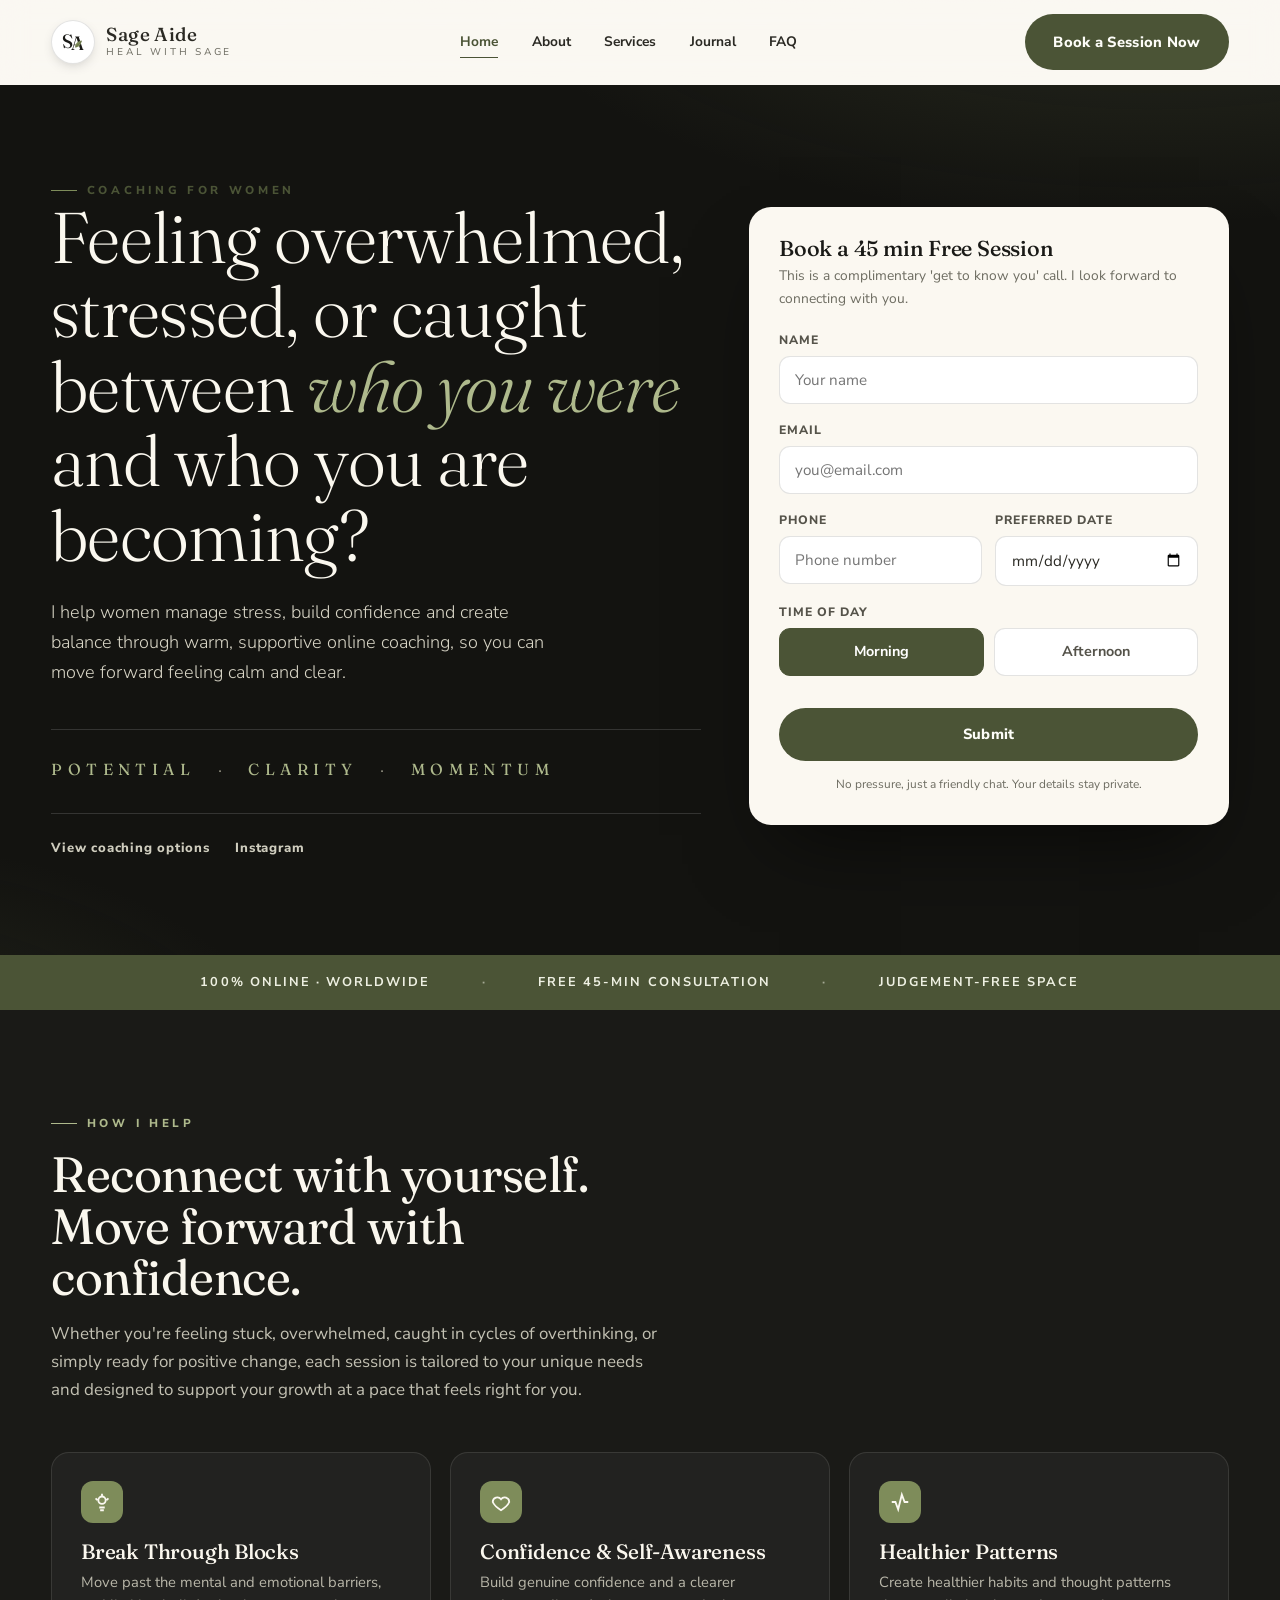
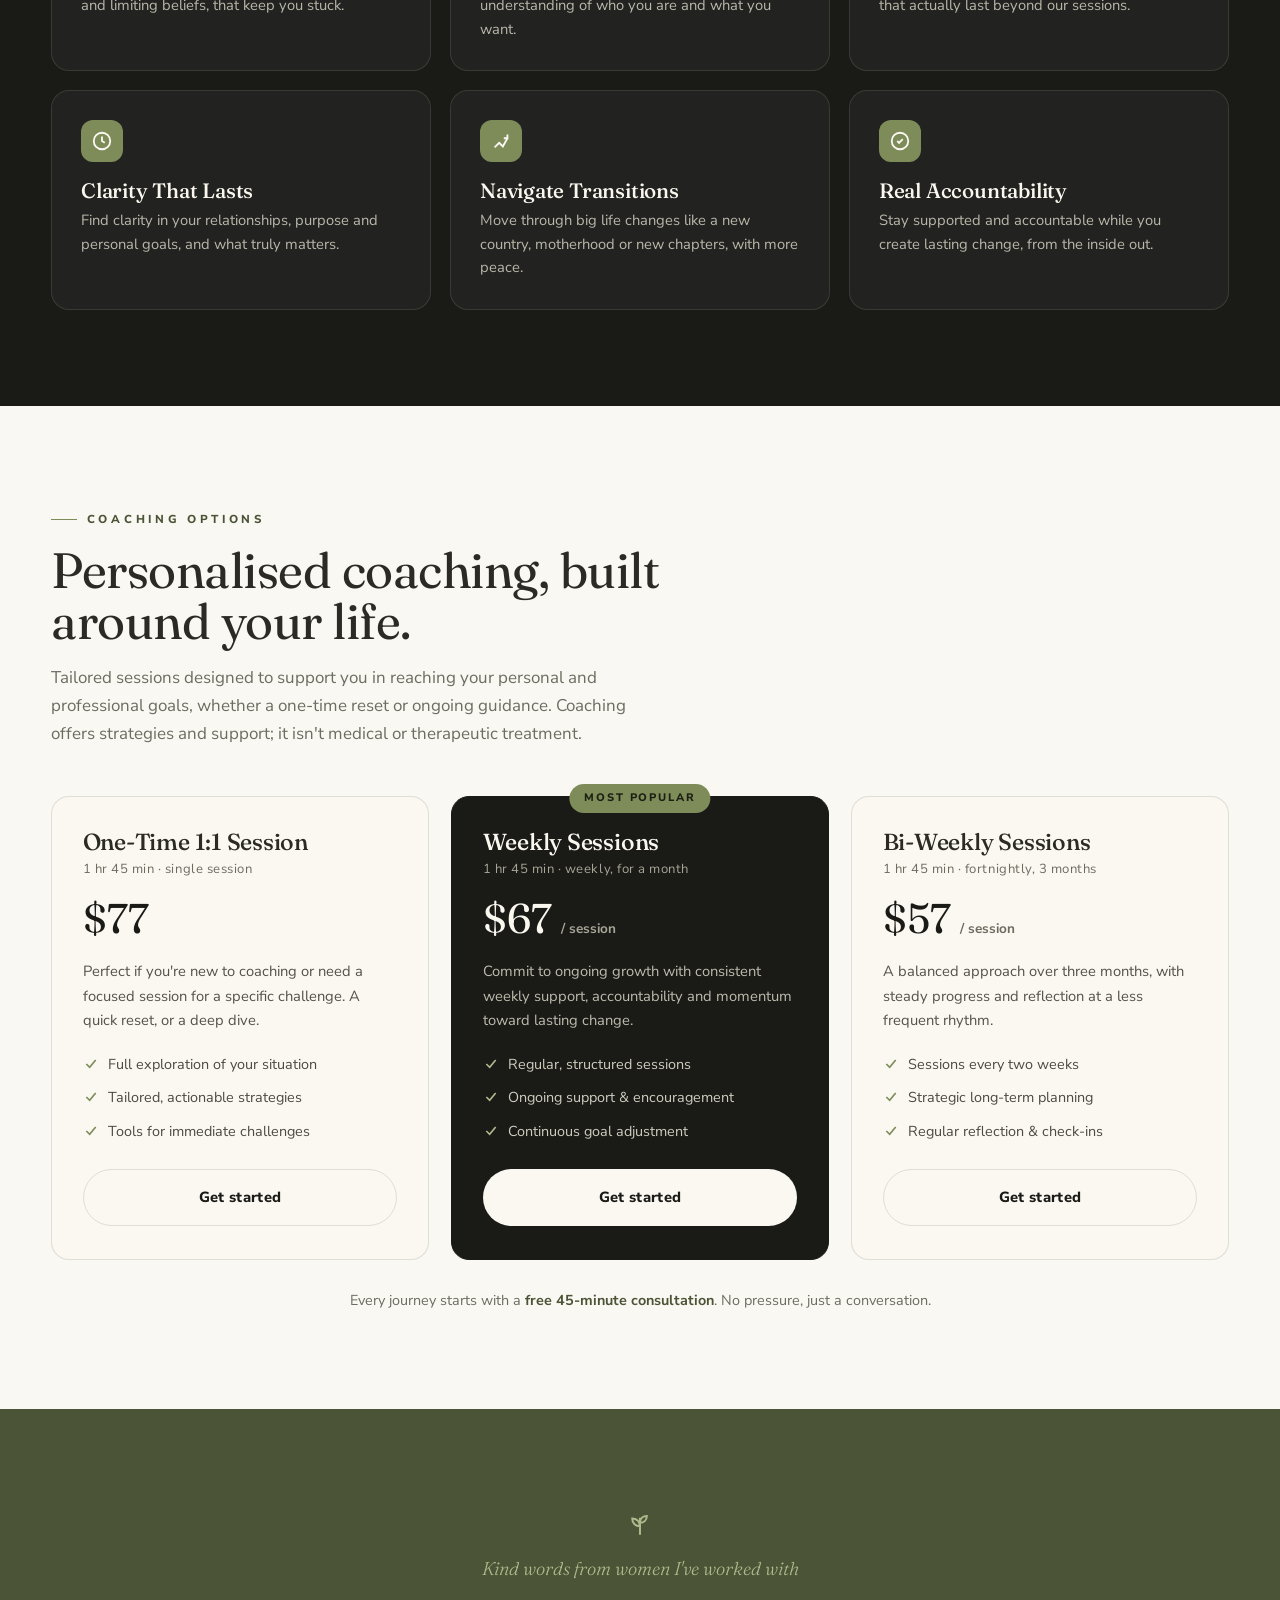
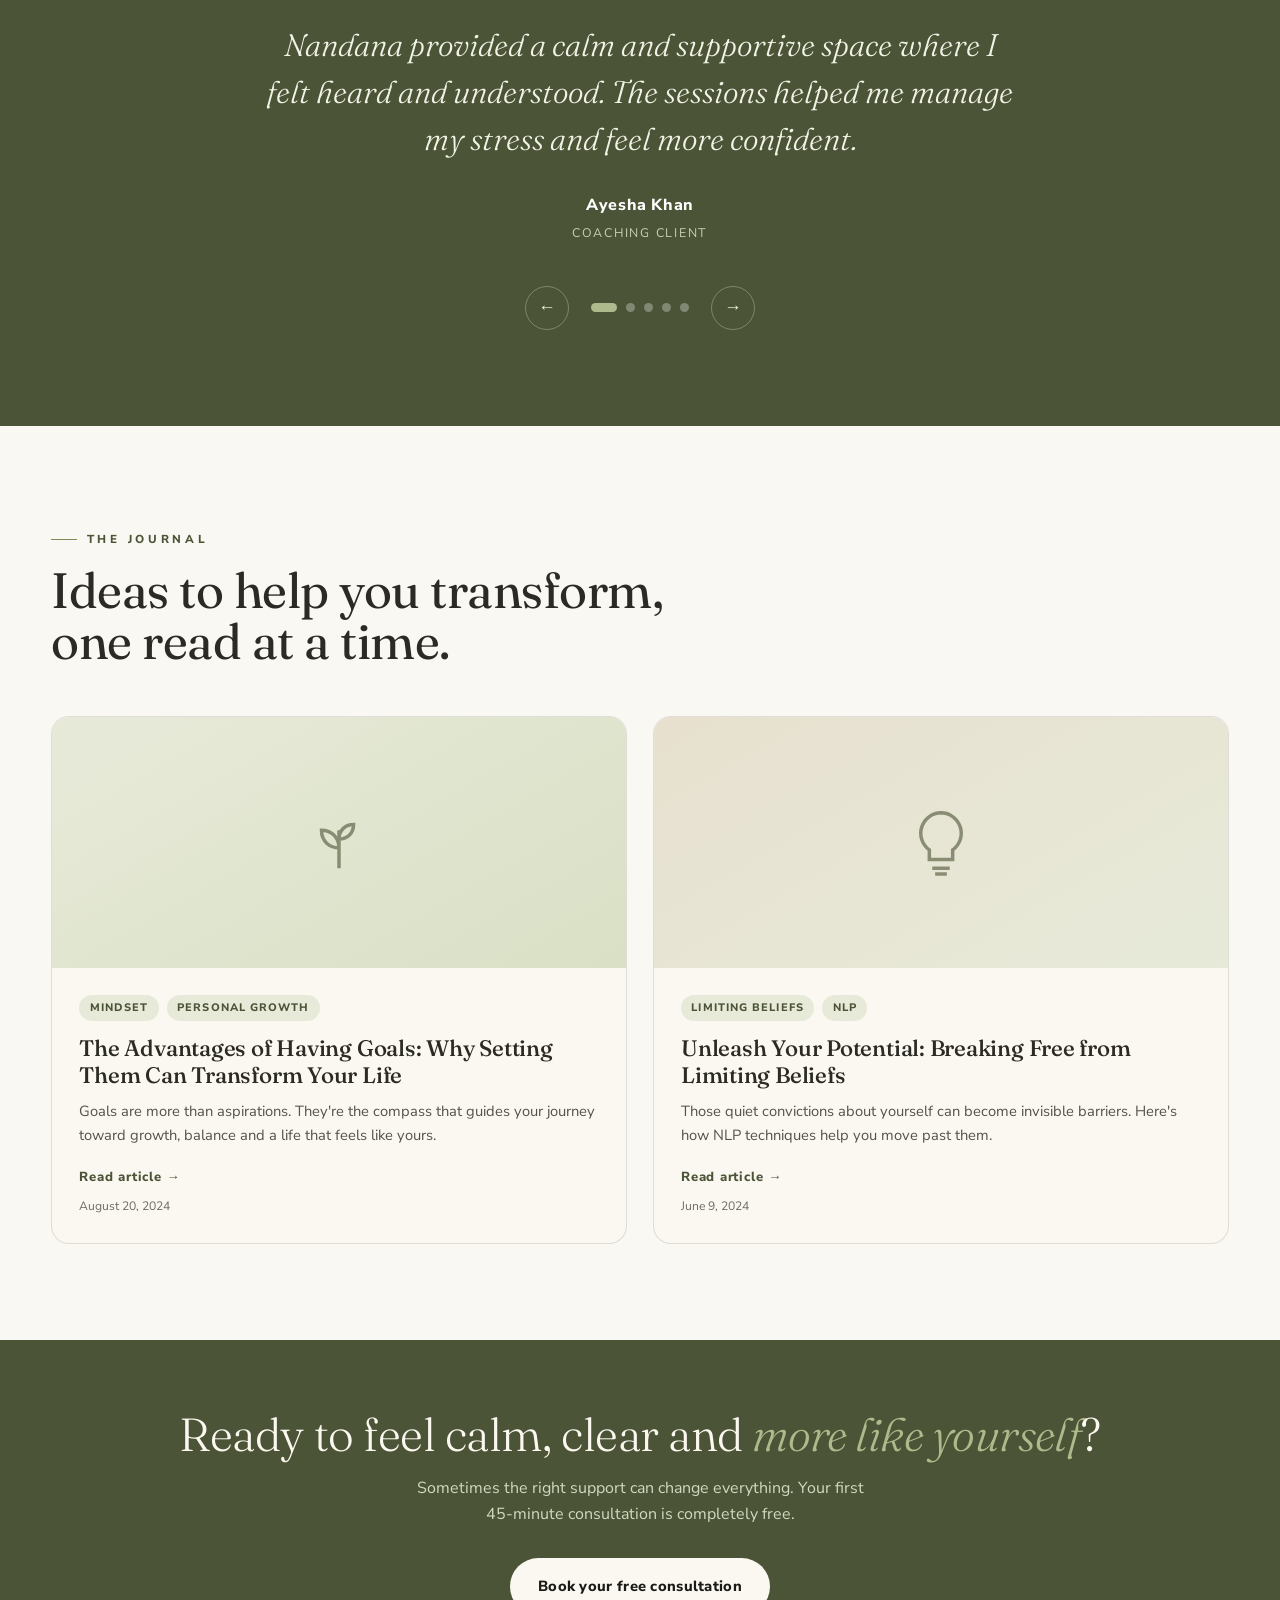
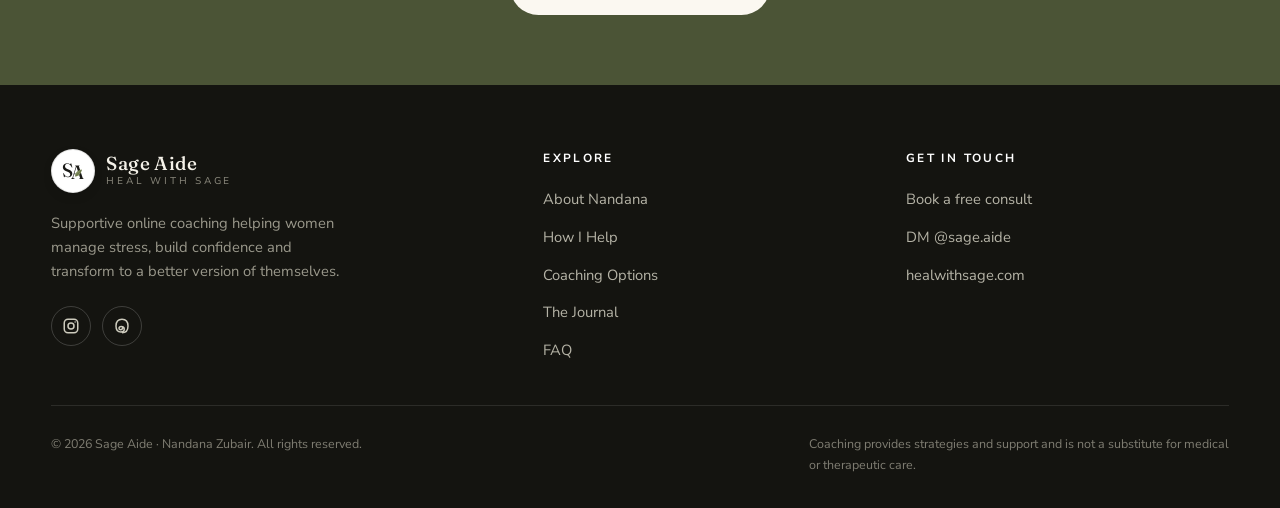
<file: index.html>
<!DOCTYPE html>
<html lang="en">
<head>
<meta charset="UTF-8" />
<meta name="viewport" content="width=device-width, initial-scale=1.0" />
<title>Sage Aide | Life &amp; Stress-Management Coaching for Women</title>
<meta name="description" content="Nandana Zubair, certified NLP and life coach, helps women manage stress, build confidence and navigate life transitions through supportive online coaching. Book a free 45-minute consultation." />
<meta name="robots" content="index, follow, max-image-preview:large" />
<meta name="author" content="Nandana Zubair" />
<link rel="canonical" href="https://healwithsage.com/index.html" />
<meta property="og:type" content="website" />
<meta property="og:site_name" content="Heal with Sage" />
<meta property="og:title" content="Sage Aide | Life &amp; Stress-Management Coaching for Women" />
<meta property="og:description" content="Nandana Zubair, certified NLP and life coach, helps women manage stress, build confidence and navigate life transitions through supportive online coaching. Book a free 45-minute consultation." />
<meta name="twitter:card" content="summary_large_image" />
<link rel="icon" href="data:image/svg+xml,%3Csvg xmlns='http://www.w3.org/2000/svg' viewBox='0 0 100 100'%3E%3Crect width='100' height='100' rx='22' fill='%23131310'/%3E%3Ctext x='8' y='72' font-family='Georgia,serif' font-size='60' font-weight='600' fill='%23f4f1e8'%3ES%3C/text%3E%3Ctext x='44' y='78' font-family='Georgia,serif' font-size='60' font-weight='600' fill='%23f4f1e8'%3EA%3C/text%3E%3Cpath d='M60 66 C60 54 70 48 82 47 C80 58 73 67 62 67 Z' fill='%237e8c5a'/%3E%3C/svg%3E" />
<link rel="preconnect" href="https://fonts.googleapis.com" />
<link rel="preconnect" href="https://fonts.gstatic.com" crossorigin />
<link href="https://fonts.googleapis.com/css2?family=Fraunces:ital,opsz,wght@0,9..144,300..900;1,9..144,300..600&family=Nunito+Sans:opsz,wght@6..12,300..800&display=swap" rel="stylesheet" />
<link rel="stylesheet" href="styles.css" />
<script type="application/ld+json">
{
  "@context":"https://schema.org","@type":"ProfessionalService","name":"Sage Aide Coaching","alternateName":"Heal with Sage",
  "url":"https://healwithsage.com/","priceRange":"$57 to $77 per session","areaServed":"Worldwide (online)",
  "founder":{"@type":"Person","name":"Nandana Zubair","jobTitle":"Certified NLP Coach & Life Coach"},
  "sameAs":["https://www.instagram.com/sage.aide/"]
}
</script>
</head>
<body>
<header class="nav" id="nav">
  <div class="wrap nav-inner">
    <a class="brand" href="index.html" aria-label="Sage Aide home">
      <span class="monogram" aria-hidden="true"><svg width="26" height="26" viewBox="0 0 100 100" fill="none">
          <text x="6" y="74" font-family="Fraunces,serif" font-size="74" font-weight="500" fill="#1a1a17">S</text>
          <text x="44" y="80" font-family="Fraunces,serif" font-size="74" font-weight="500" fill="#1a1a17">A</text>
          <path d="M58 70 C58 54 70 46 84 44 C82 58 74 70 60 71 Z" fill="#7e8c5a"/>
          <path d="M61 69 C68 60 76 53 82 49" stroke="#4b5436" stroke-width="2" stroke-linecap="round"/>
        </svg></span>
      <span class="brand-txt"><b>Sage Aide</b><span>Heal with Sage</span></span>
    </a>
    <nav class="nav-links" id="navlinks">
      <a href="index.html" class="active">Home</a>
      <a href="about.html">About</a>
      <a href="services.html">Services</a>
      <a href="journal.html">Journal</a>
      <a href="faq.html">FAQ</a>
    </nav>
    <div class="nav-cta">
      <a href="contact.html" class="btn btn-primary">Book a Session Now</a>
      <button class="burger" id="burger" aria-label="Menu"><span></span><span></span><span></span></button>
    </div>
  </div>
</header>
<main id="top">
<section class="hero">
  <div class="wrap hero-inner">
    <div class="hero-copy">
      <span class="eyebrow reveal">Coaching for women</span>
      <h1 class="reveal d1">Feeling overwhelmed, stressed, or caught between <em>who you were</em> and who you are becoming?</h1>
      <p class="lead reveal d2">I help women manage stress, build confidence and create balance through warm, supportive online coaching, so you can move forward feeling calm and clear.</p>
      <div class="words reveal d3">
        <span><b>Potential</b></span><span>·</span><span><b>Clarity</b></span><span>·</span><span><b>Momentum</b></span>
      </div>
      <div class="hero-social reveal d4">
        <a href="#services">View coaching options</a>
        <a href="https://www.instagram.com/sage.aide/" target="_blank" rel="noopener">Instagram</a>
      </div>
    </div>
    <div class="hero-form-wrap reveal d2">
      <form class="form hero-form" onsubmit="event.preventDefault();this.querySelector('.btn').textContent='Thank you, talk soon';this.querySelector('.btn').style.background='#4b5436';">
        <h3>Book a 45 min Free Session</h3>
        <p class="sub">This is a complimentary 'get to know you' call. I look forward to connecting with you.</p>
        <div class="field"><label>Name</label><input type="text" required placeholder="Your name" /></div>
        <div class="field"><label>Email</label><input type="email" required placeholder="you@email.com" /></div>
        <div class="row2">
          <div class="field"><label>Phone</label><input type="tel" required placeholder="Phone number" /></div>
          <div class="field"><label>Preferred date</label><input type="date" required /></div>
        </div>
        <div class="field"><label>Time of day</label>
          <div class="time-pills">
            <label><input type="radio" name="time-top" checked /><span>Morning</span></label>
            <label><input type="radio" name="time-top" /><span>Afternoon</span></label>
          </div>
        </div>
        <button type="submit" class="btn btn-primary">Submit</button>
        <p class="fine">No pressure, just a friendly chat. Your details stay private.</p>
      </form>
    </div>
  </div>
</section>
<div class="trust">
  <div class="wrap row">
    <div>100% Online · Worldwide</div><i>·</i>
    <div>Free 45-min Consultation</div><i>·</i>
    <div>Judgement-free Space</div>
  </div>
</div>
<section class="block help" id="help">
  <div class="wrap">
    <div class="sec-head reveal">
      <span class="eyebrow">How I help</span>
      <h2>Reconnect with yourself. Move forward with confidence.</h2>
      <p>Whether you're feeling stuck, overwhelmed, caught in cycles of overthinking, or simply ready for positive change, each session is tailored to your unique needs and designed to support your growth at a pace that feels right for you.</p>
    </div>
    <div class="help-grid">
      <div class="help-card reveal">
        <div class="ic" aria-hidden="true"><svg width="22" height="22" viewBox="0 0 24 24" fill="none" stroke="#fbf8f1" stroke-width="2"><path d="M12 3v3M5 8l2 2M19 8l-2 2M12 14a4 4 0 100-8 4 4 0 000 8z"/><path d="M9 18h6M10 21h4"/></svg></div>
        <h3>Break Through Blocks</h3>
        <p>Move past the mental and emotional barriers, and limiting beliefs, that keep you stuck.</p>
      </div>
      <div class="help-card reveal d1">
        <div class="ic" aria-hidden="true"><svg width="22" height="22" viewBox="0 0 24 24" fill="none" stroke="#fbf8f1" stroke-width="2"><path d="M12 21s-7-4.5-9-9a5 5 0 019-3 5 5 0 019 3c-2 4.5-9 9-9 9z"/></svg></div>
        <h3>Confidence &amp; Self-Awareness</h3>
        <p>Build genuine confidence and a clearer understanding of who you are and what you want.</p>
      </div>
      <div class="help-card reveal d2">
        <div class="ic" aria-hidden="true"><svg width="22" height="22" viewBox="0 0 24 24" fill="none" stroke="#fbf8f1" stroke-width="2"><path d="M3 12h4l3 8 4-16 3 8h4"/></svg></div>
        <h3>Healthier Patterns</h3>
        <p>Create healthier habits and thought patterns that actually last beyond our sessions.</p>
      </div>
      <div class="help-card reveal">
        <div class="ic" aria-hidden="true"><svg width="22" height="22" viewBox="0 0 24 24" fill="none" stroke="#fbf8f1" stroke-width="2"><circle cx="12" cy="12" r="9"/><path d="M12 7v5l3 2"/></svg></div>
        <h3>Clarity That Lasts</h3>
        <p>Find clarity in your relationships, purpose and personal goals, and what truly matters.</p>
      </div>
      <div class="help-card reveal d1">
        <div class="ic" aria-hidden="true"><svg width="22" height="22" viewBox="0 0 24 24" fill="none" stroke="#fbf8f1" stroke-width="2"><path d="M5 19l5-5 4 4 5-9"/><path d="M19 5v4h-4"/></svg></div>
        <h3>Navigate Transitions</h3>
        <p>Move through big life changes like a new country, motherhood or new chapters, with more peace.</p>
      </div>
      <div class="help-card reveal d2">
        <div class="ic" aria-hidden="true"><svg width="22" height="22" viewBox="0 0 24 24" fill="none" stroke="#fbf8f1" stroke-width="2"><path d="M9 12l2 2 4-4"/><circle cx="12" cy="12" r="9"/></svg></div>
        <h3>Real Accountability</h3>
        <p>Stay supported and accountable while you create lasting change, from the inside out.</p>
      </div>
    </div>
  </div>
</section>
<section class="block services" id="services">
  <div class="wrap">
    <div class="sec-head reveal">
      <span class="eyebrow">Coaching options</span>
      <h2>Personalised coaching, built around your life.</h2>
      <p>Tailored sessions designed to support you in reaching your personal and professional goals, whether a one-time reset or ongoing guidance. Coaching offers strategies and support; it isn't medical or therapeutic treatment.</p>
    </div>
    <div class="svc-grid">
      <div class="svc reveal">
        <h3>One-Time 1:1 Session</h3>
        <div class="meta">1 hr 45 min · single session</div>
        <div class="price">$77</div>
        <p class="desc">Perfect if you're new to coaching or need a focused session for a specific challenge. A quick reset, or a deep dive.</p>
        <ul>
          <li><svg width="16" height="16" viewBox="0 0 24 24" fill="none" stroke="#7e8c5a" stroke-width="2.5"><path d="M5 12l5 5 9-11"/></svg>Full exploration of your situation</li>
          <li><svg width="16" height="16" viewBox="0 0 24 24" fill="none" stroke="#7e8c5a" stroke-width="2.5"><path d="M5 12l5 5 9-11"/></svg>Tailored, actionable strategies</li>
          <li><svg width="16" height="16" viewBox="0 0 24 24" fill="none" stroke="#7e8c5a" stroke-width="2.5"><path d="M5 12l5 5 9-11"/></svg>Tools for immediate challenges</li>
        </ul>
        <a href="contact.html" class="btn btn-ghost">Get started</a>
      </div>
      <div class="svc featured reveal d1">
        <span class="pop">Most popular</span>
        <h3>Weekly Sessions</h3>
        <div class="meta">1 hr 45 min · weekly, for a month</div>
        <div class="price">$67 <small>/ session</small></div>
        <p class="desc">Commit to ongoing growth with consistent weekly support, accountability and momentum toward lasting change.</p>
        <ul>
          <li><svg width="16" height="16" viewBox="0 0 24 24" fill="none" stroke="#aeb98c" stroke-width="2.5"><path d="M5 12l5 5 9-11"/></svg>Regular, structured sessions</li>
          <li><svg width="16" height="16" viewBox="0 0 24 24" fill="none" stroke="#aeb98c" stroke-width="2.5"><path d="M5 12l5 5 9-11"/></svg>Ongoing support &amp; encouragement</li>
          <li><svg width="16" height="16" viewBox="0 0 24 24" fill="none" stroke="#aeb98c" stroke-width="2.5"><path d="M5 12l5 5 9-11"/></svg>Continuous goal adjustment</li>
        </ul>
        <a href="contact.html" class="btn btn-light">Get started</a>
      </div>
      <div class="svc reveal d2">
        <h3>Bi-Weekly Sessions</h3>
        <div class="meta">1 hr 45 min · fortnightly, 3 months</div>
        <div class="price">$57 <small>/ session</small></div>
        <p class="desc">A balanced approach over three months, with steady progress and reflection at a less frequent rhythm.</p>
        <ul>
          <li><svg width="16" height="16" viewBox="0 0 24 24" fill="none" stroke="#7e8c5a" stroke-width="2.5"><path d="M5 12l5 5 9-11"/></svg>Sessions every two weeks</li>
          <li><svg width="16" height="16" viewBox="0 0 24 24" fill="none" stroke="#7e8c5a" stroke-width="2.5"><path d="M5 12l5 5 9-11"/></svg>Strategic long-term planning</li>
          <li><svg width="16" height="16" viewBox="0 0 24 24" fill="none" stroke="#7e8c5a" stroke-width="2.5"><path d="M5 12l5 5 9-11"/></svg>Regular reflection &amp; check-ins</li>
        </ul>
        <a href="contact.html" class="btn btn-ghost">Get started</a>
      </div>
    </div>
    <p class="svc-note reveal">Every journey starts with a <b>free 45-minute consultation</b>. No pressure, just a conversation.</p>
  </div>
</section>
<section class="block testi" id="testimonials">
  <div class="wrap">
    <div class="reveal" style="text-align:center;margin-bottom:.4rem">
      <svg width="34" height="34" viewBox="0 0 24 24" fill="none" stroke="#aeb98c" stroke-width="1.4" style="display:inline-block"><path d="M12 21V9M12 15c-3 0-5.5-2-5.5-5.5C9.5 9.5 12 11.5 12 15zM12 12.5c2.6 0 4.8-1.7 4.8-4.8C14.2 7.7 12 9.4 12 12.5z"/></svg>
    </div>
    <p class="testi-kicker reveal">Kind words from women I've worked with</p>
    <div class="carousel reveal d1" id="carousel">
      <div class="carousel-track" id="track">
        <figure class="slide">
          <blockquote>Nandana provided a calm and supportive space where I felt heard and understood. The sessions helped me manage my stress and feel more confident.</blockquote>
          <figcaption>Ayesha Khan<span>Coaching client</span></figcaption>
        </figure>
        <figure class="slide">
          <blockquote>I came in feeling completely overwhelmed after moving abroad. Within a few weeks I had practical tools and, for the first time in ages, a sense of calm.</blockquote>
          <figcaption>Fatima Malik<span>Coaching client</span></figcaption>
        </figure>
        <figure class="slide">
          <blockquote>She helped me see the thought patterns that were holding me back. I feel clearer about what I want and far kinder to myself.</blockquote>
          <figcaption>Zara Ahmed<span>Coaching client</span></figcaption>
        </figure>
        <figure class="slide">
          <blockquote>Becoming a mother left me feeling lost. Nandana gave me space to breathe and rebuild my confidence at my own pace. I'm so grateful.</blockquote>
          <figcaption>Hira Saeed<span>Coaching client</span></figcaption>
        </figure>
        <figure class="slide">
          <blockquote>Warm, honest and genuinely supportive. Our sessions gave me the momentum I needed to stop overthinking and actually move forward.</blockquote>
          <figcaption>Mahnoor Riaz<span>Coaching client</span></figcaption>
        </figure>
      </div>
      <div class="carousel-ui">
        <button class="c-arrow" id="cPrev" aria-label="Previous testimonial">&#8592;</button>
        <div class="c-dots" id="dots"></div>
        <button class="c-arrow" id="cNext" aria-label="Next testimonial">&#8594;</button>
      </div>
    </div>
  </div>
</section>
<section class="block journal" id="journal">
  <div class="wrap">
    <div class="sec-head reveal">
      <span class="eyebrow">The journal</span>
      <h2>Ideas to help you transform, one read at a time.</h2>
    </div>
    <div class="posts">
      <a class="post reveal" href="goals.html">
        <div class="thumb"><svg class="lf" width="70" height="70" viewBox="0 0 24 24" fill="none" stroke="#4b5436" stroke-width="1.2"><path d="M12 21V8M12 14c-3 0-6-2-6-6 3 0 6 2 6 6zM12 11c2.5 0 5-1.6 5-5-2.5 0-5 1.6-5 5z"/></svg></div>
        <div class="body">
          <div class="tags"><span>Mindset</span><span>Personal growth</span></div>
          <h3>The Advantages of Having Goals: Why Setting Them Can Transform Your Life</h3>
          <p>Goals are more than aspirations. They're the compass that guides your journey toward growth, balance and a life that feels like yours.</p>
          <span class="read">Read article →</span>
          <div class="date">August 20, 2024</div>
        </div>
      </a>
      <a class="post reveal d1" href="limiting-beliefs.html">
        <div class="thumb"><svg class="lf" width="70" height="70" viewBox="0 0 24 24" fill="none" stroke="#4b5436" stroke-width="1.2"><path d="M12 2a7 7 0 00-4 12.7V18h8v-3.3A7 7 0 0012 2zM9 21h6M10 23h4"/></svg></div>
        <div class="body">
          <div class="tags"><span>Limiting beliefs</span><span>NLP</span></div>
          <h3>Unleash Your Potential: Breaking Free from Limiting Beliefs</h3>
          <p>Those quiet convictions about yourself can become invisible barriers. Here's how NLP techniques help you move past them.</p>
          <span class="read">Read article →</span>
          <div class="date">June 9, 2024</div>
        </div>
      </a>
    </div>
  </div>
</section>
<section class="cta-band">
  <div class="wrap">
    <h2>Ready to feel calm, clear and <em>more like yourself</em>?</h2>
    <p>Sometimes the right support can change everything. Your first 45-minute consultation is completely free.</p>
    <a href="contact.html" class="btn btn-light">Book your free consultation</a>
  </div>
</section>
</main>
<footer class="ft">
  <div class="wrap">
    <div class="ft-top">
      <div>
        <div class="brand">
          <span class="monogram" aria-hidden="true"><svg width="26" height="26" viewBox="0 0 100 100" fill="none">
          <text x="6" y="74" font-family="Fraunces,serif" font-size="74" font-weight="500" fill="#1a1a17">S</text>
          <text x="44" y="80" font-family="Fraunces,serif" font-size="74" font-weight="500" fill="#1a1a17">A</text>
          <path d="M58 70 C58 54 70 46 84 44 C82 58 74 70 60 71 Z" fill="#7e8c5a"/>
          <path d="M61 69 C68 60 76 53 82 49" stroke="#4b5436" stroke-width="2" stroke-linecap="round"/>
        </svg></span>
          <span class="brand-txt"><b>Sage Aide</b><span style="color:#8a887c">Heal with Sage</span></span>
        </div>
        <p class="blurb">Supportive online coaching helping women manage stress, build confidence and transform to a better version of themselves.</p>
        <div class="socials">
          <a href="https://www.instagram.com/sage.aide/" aria-label="Instagram" target="_blank" rel="noopener"><svg width="18" height="18" viewBox="0 0 24 24" fill="none" stroke="currentColor" stroke-width="2"><rect x="3" y="3" width="18" height="18" rx="5"/><circle cx="12" cy="12" r="4"/><circle cx="17.5" cy="6.5" r="1" fill="currentColor" stroke="none"/></svg></a>
          <a href="https://www.threads.net/@sage.aide" aria-label="Threads" target="_blank" rel="noopener"><svg width="18" height="18" viewBox="0 0 24 24" fill="none" stroke="currentColor" stroke-width="2"><path d="M12 21c5 0 8-3 8-9s-3-9-8-9-8 3-8 9 2.5 8 6.5 8c3 0 4.5-1.5 4.5-4 0-2.2-1.8-3.5-4-3.5-1.8 0-3 .9-3 2.4 0 1.3 1 2.1 2.3 2.1 1.7 0 2.7-1.4 2.7-3.6"/></svg></a>
        </div>
      </div>
      <div>
        <h4>Explore</h4>
        <ul>
          <li><a href="about.html">About Nandana</a></li>
          <li><a href="about.html#help">How I Help</a></li>
          <li><a href="services.html">Coaching Options</a></li>
          <li><a href="journal.html">The Journal</a></li>
          <li><a href="faq.html">FAQ</a></li>
        </ul>
      </div>
      <div>
        <h4>Get in touch</h4>
        <ul>
          <li><a href="contact.html">Book a free consult</a></li>
          <li><a href="https://www.instagram.com/sage.aide/" target="_blank" rel="noopener">DM @sage.aide</a></li>
          <li><a href="https://healwithsage.com">healwithsage.com</a></li>
        </ul>
      </div>
    </div>
    <div class="ft-bottom">
      <span>© 2026 Sage Aide · Nandana Zubair. All rights reserved.</span>
      <span class="disclaimer">Coaching provides strategies and support and is not a substitute for medical or therapeutic care.</span>
    </div>
  </div>
</footer>
<script src="app.js"></script>
</body>
</html>
</file>
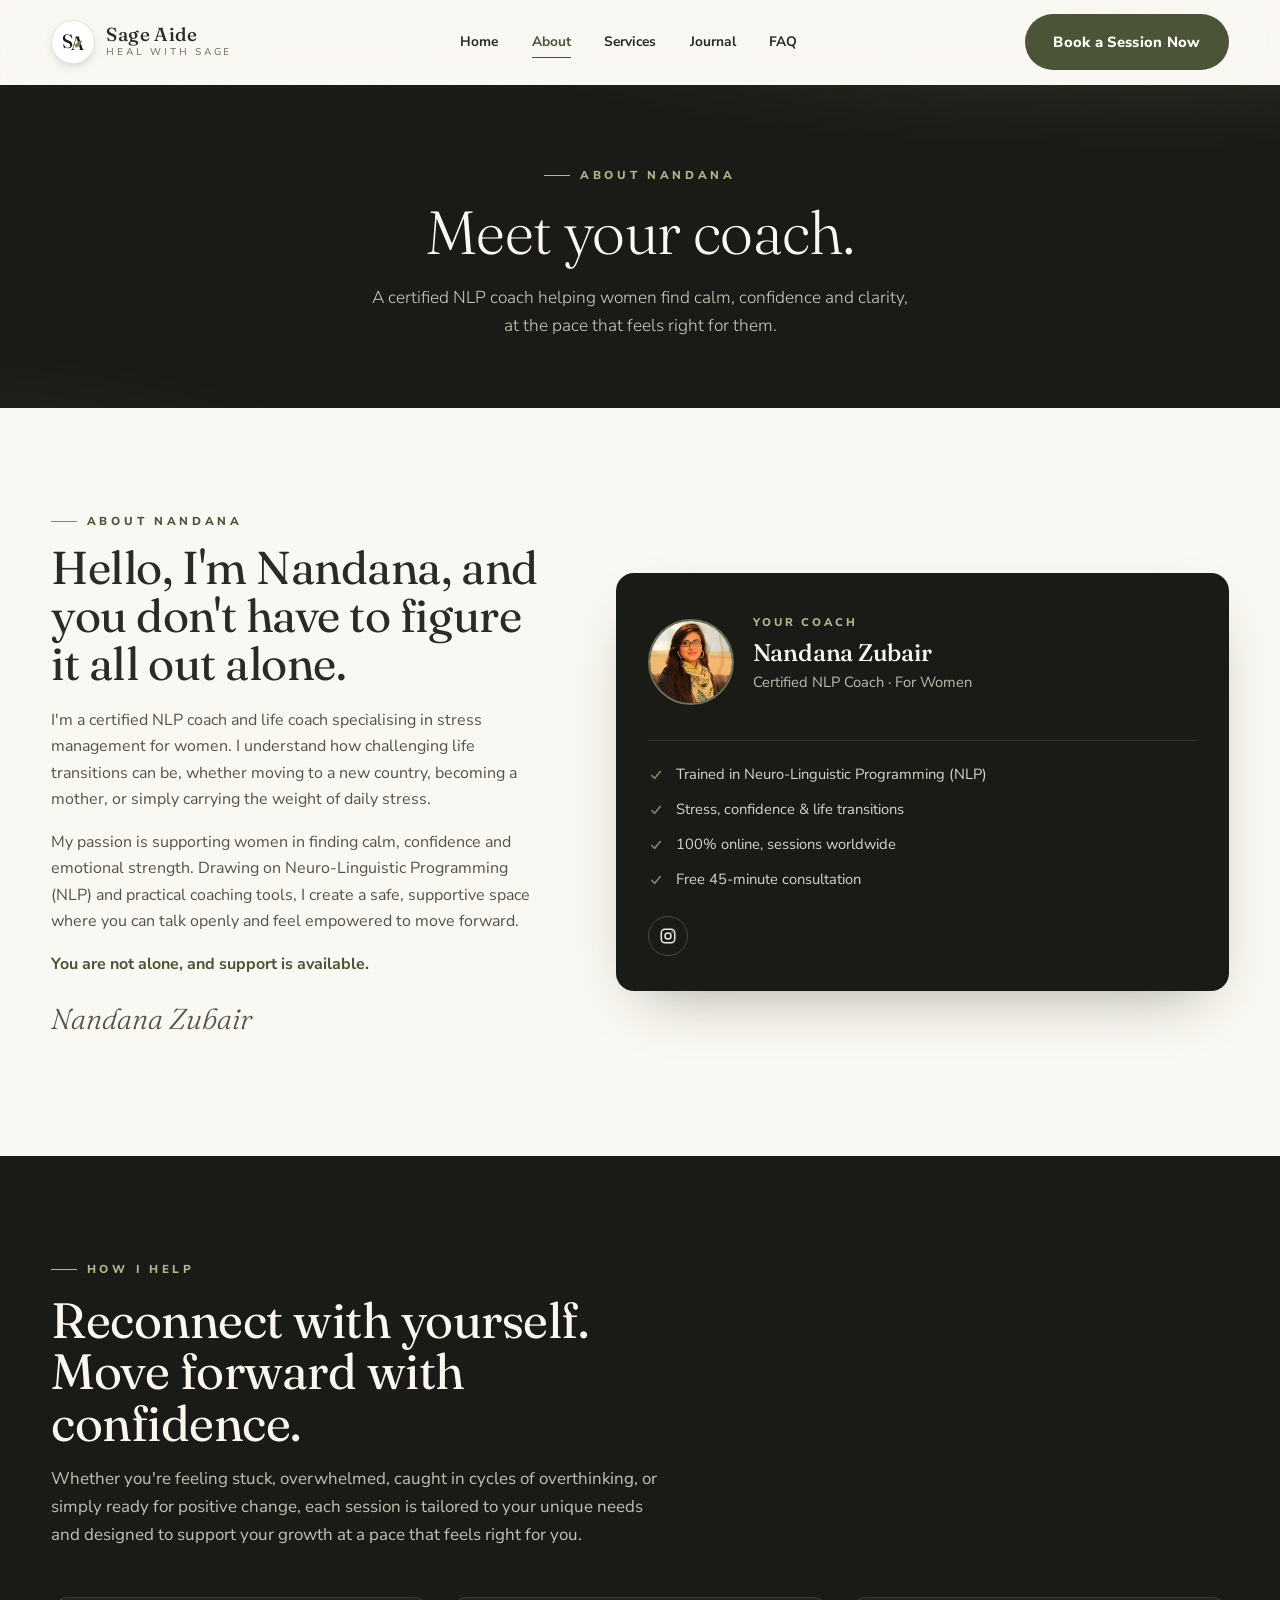
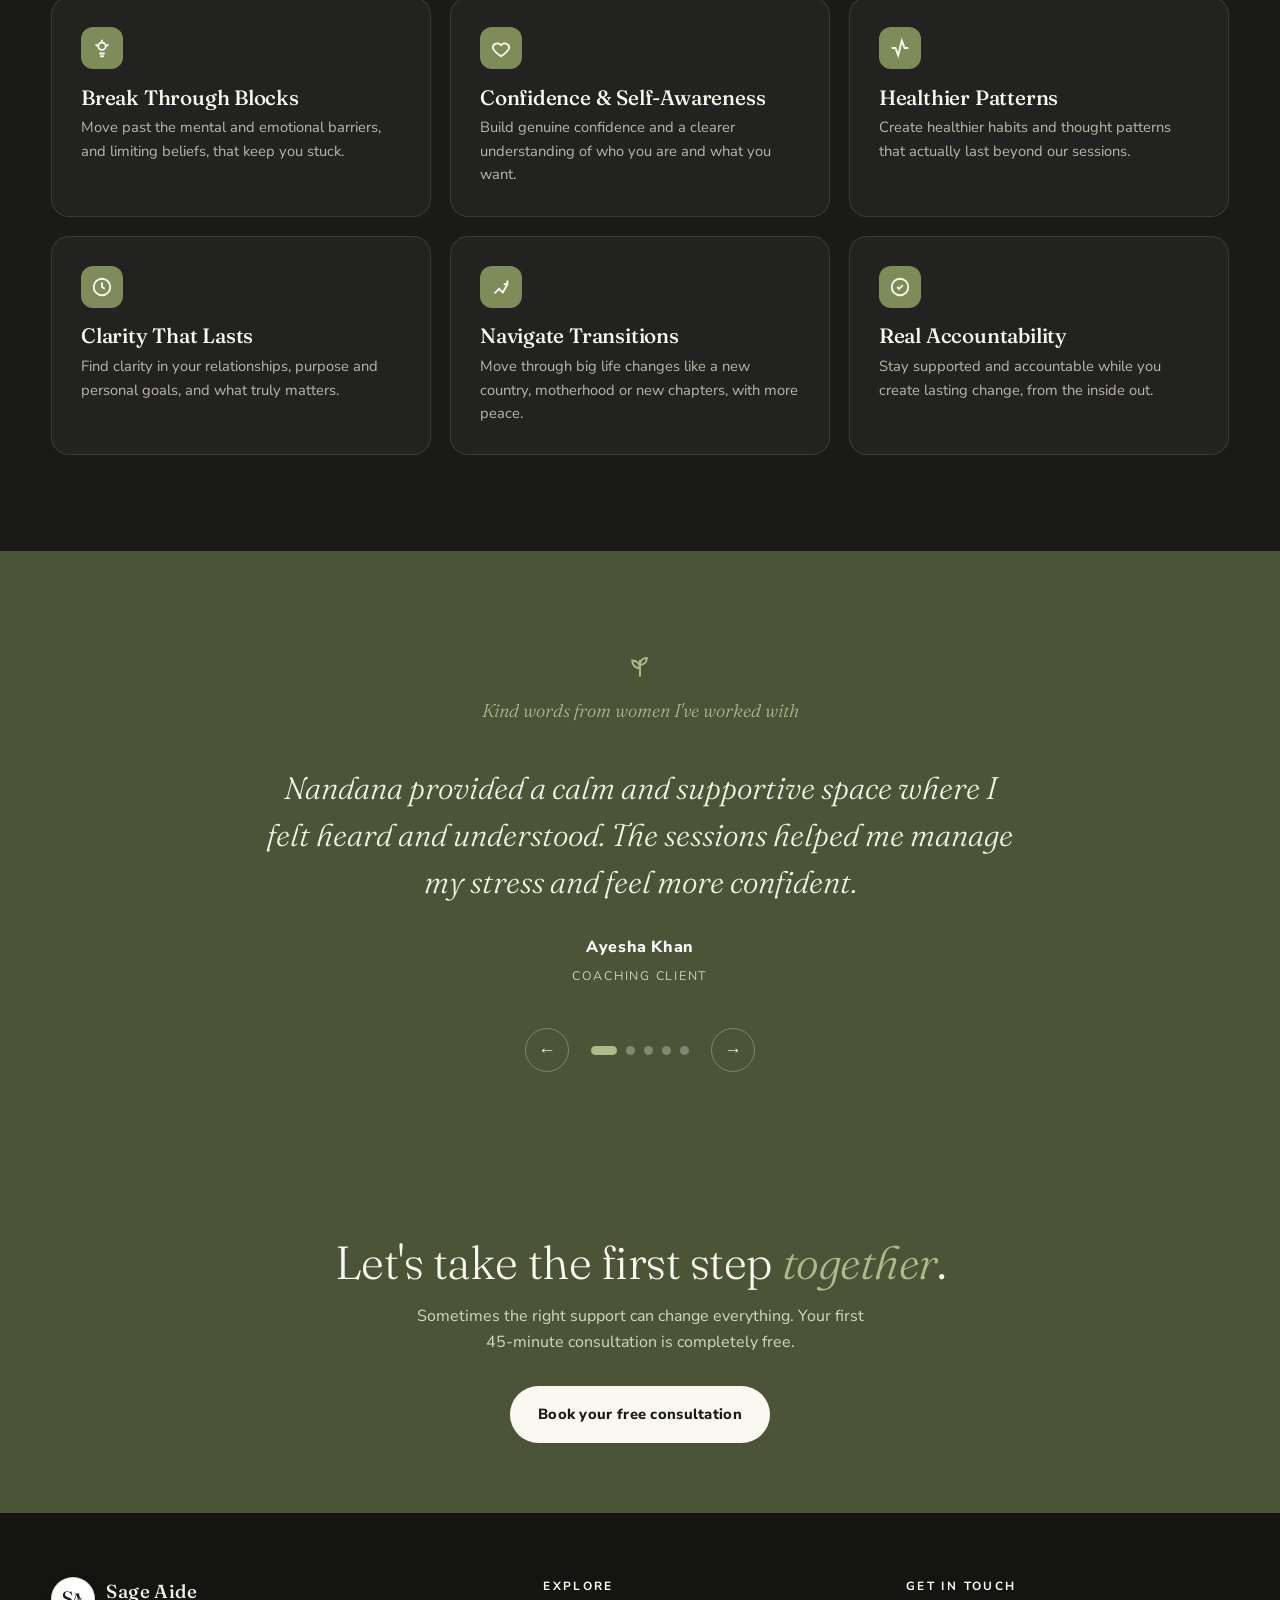
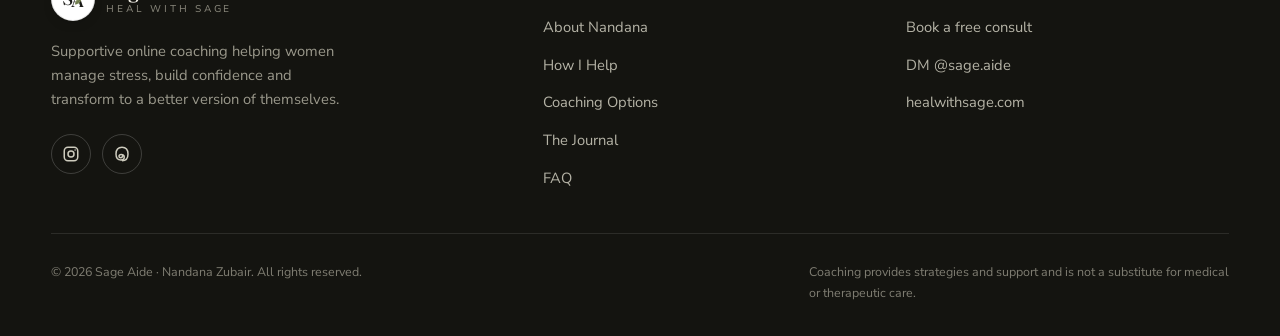
<file: about.html>
<!DOCTYPE html>
<html lang="en">
<head>
<meta charset="UTF-8" />
<meta name="viewport" content="width=device-width, initial-scale=1.0" />
<title>About Nandana Zubair | Certified NLP &amp; Life Coach | Sage Aide</title>
<meta name="description" content="Meet Nandana Zubair, a certified NLP coach and life coach specialising in stress management for women. Learn about her approach to helping women find calm and confidence." />
<meta name="robots" content="index, follow, max-image-preview:large" />
<meta name="author" content="Nandana Zubair" />
<link rel="canonical" href="https://healwithsage.com/about.html" />
<meta property="og:type" content="website" />
<meta property="og:site_name" content="Heal with Sage" />
<meta property="og:title" content="About Nandana Zubair | Certified NLP &amp; Life Coach | Sage Aide" />
<meta property="og:description" content="Meet Nandana Zubair, a certified NLP coach and life coach specialising in stress management for women. Learn about her approach to helping women find calm and confidence." />
<meta name="twitter:card" content="summary_large_image" />
<link rel="icon" href="data:image/svg+xml,%3Csvg xmlns='http://www.w3.org/2000/svg' viewBox='0 0 100 100'%3E%3Crect width='100' height='100' rx='22' fill='%23131310'/%3E%3Ctext x='8' y='72' font-family='Georgia,serif' font-size='60' font-weight='600' fill='%23f4f1e8'%3ES%3C/text%3E%3Ctext x='44' y='78' font-family='Georgia,serif' font-size='60' font-weight='600' fill='%23f4f1e8'%3EA%3C/text%3E%3Cpath d='M60 66 C60 54 70 48 82 47 C80 58 73 67 62 67 Z' fill='%237e8c5a'/%3E%3C/svg%3E" />
<link rel="preconnect" href="https://fonts.googleapis.com" />
<link rel="preconnect" href="https://fonts.gstatic.com" crossorigin />
<link href="https://fonts.googleapis.com/css2?family=Fraunces:ital,opsz,wght@0,9..144,300..900;1,9..144,300..600&family=Nunito+Sans:opsz,wght@6..12,300..800&display=swap" rel="stylesheet" />
<link rel="stylesheet" href="styles.css" />
<script type="application/ld+json">
{
  "@context":"https://schema.org","@type":"Person","name":"Nandana Zubair","jobTitle":"Certified NLP Coach & Life Coach",
  "worksFor":{"@type":"Organization","name":"Sage Aide"},
  "sameAs":["https://www.instagram.com/sage.aide/"]
}
</script>
</head>
<body>
<header class="nav" id="nav">
  <div class="wrap nav-inner">
    <a class="brand" href="index.html" aria-label="Sage Aide home">
      <span class="monogram" aria-hidden="true"><svg width="26" height="26" viewBox="0 0 100 100" fill="none">
          <text x="6" y="74" font-family="Fraunces,serif" font-size="74" font-weight="500" fill="#1a1a17">S</text>
          <text x="44" y="80" font-family="Fraunces,serif" font-size="74" font-weight="500" fill="#1a1a17">A</text>
          <path d="M58 70 C58 54 70 46 84 44 C82 58 74 70 60 71 Z" fill="#7e8c5a"/>
          <path d="M61 69 C68 60 76 53 82 49" stroke="#4b5436" stroke-width="2" stroke-linecap="round"/>
        </svg></span>
      <span class="brand-txt"><b>Sage Aide</b><span>Heal with Sage</span></span>
    </a>
    <nav class="nav-links" id="navlinks">
      <a href="index.html">Home</a>
      <a href="about.html" class="active">About</a>
      <a href="services.html">Services</a>
      <a href="journal.html">Journal</a>
      <a href="faq.html">FAQ</a>
    </nav>
    <div class="nav-cta">
      <a href="contact.html" class="btn btn-primary">Book a Session Now</a>
      <button class="burger" id="burger" aria-label="Menu"><span></span><span></span><span></span></button>
    </div>
  </div>
</header>
<main id="top">
<section class="page-hero">
  <div class="wrap">
    <span class="eyebrow">About Nandana</span>
    <h1>Meet your coach.</h1>
    <p>A certified NLP coach helping women find calm, confidence and clarity, at the pace that feels right for them.</p>
  </div>
</section><section class="block about" id="about">
  <div class="wrap about-grid">
    <div class="about-body reveal">
      <span class="eyebrow">About Nandana</span>
      <h2>Hello, I'm Nandana, and you don't have to figure it all out alone.</h2>
      <p>I'm a certified NLP coach and life coach specialising in stress management for women. I understand how challenging life transitions can be, whether moving to a new country, becoming a mother, or simply carrying the weight of daily stress.</p>
      <p>My passion is supporting women in finding calm, confidence and emotional strength. Drawing on Neuro-Linguistic Programming (NLP) and practical coaching tools, I create a safe, supportive space where you can talk openly and feel empowered to move forward.</p>
      <p style="color:var(--sage-deep);font-weight:700">You are not alone, and support is available.</p>
      <p class="sig">Nandana Zubair</p>
    </div>
    <aside class="cred-card reveal d1">
      <div class="cred-head">
        <img class="cred-avatar" src="[data-uri]" alt="Nandana Zubair, certified NLP and life coach for women" />
        <div>
          <span class="cred-eyebrow">Your coach</span>
          <h3>Nandana Zubair</h3>
          <p class="cred-role">Certified NLP Coach &middot; For Women</p>
        </div>
      </div>
      <ul>
        <li><svg width="16" height="16" viewBox="0 0 24 24" fill="none" stroke="#7e8c5a" stroke-width="2.4"><path d="M5 12l5 5 9-11"/></svg>Trained in Neuro-Linguistic Programming (NLP)</li>
        <li><svg width="16" height="16" viewBox="0 0 24 24" fill="none" stroke="#7e8c5a" stroke-width="2.4"><path d="M5 12l5 5 9-11"/></svg>Stress, confidence &amp; life transitions</li>
        <li><svg width="16" height="16" viewBox="0 0 24 24" fill="none" stroke="#7e8c5a" stroke-width="2.4"><path d="M5 12l5 5 9-11"/></svg>100% online, sessions worldwide</li>
        <li><svg width="16" height="16" viewBox="0 0 24 24" fill="none" stroke="#7e8c5a" stroke-width="2.4"><path d="M5 12l5 5 9-11"/></svg>Free 45-minute consultation</li>
      </ul>
      <div class="cred-links">
        <a href="https://www.instagram.com/sage.aide/" target="_blank" rel="noopener" aria-label="Instagram"><svg width="18" height="18" viewBox="0 0 24 24" fill="none" stroke="currentColor" stroke-width="2"><rect x="3" y="3" width="18" height="18" rx="5"/><circle cx="12" cy="12" r="4"/><circle cx="17.5" cy="6.5" r="1" fill="currentColor" stroke="none"/></svg></a>
      </div>
    </aside>
  </div>
</section>
<section class="block help" id="help">
  <div class="wrap">
    <div class="sec-head reveal">
      <span class="eyebrow">How I help</span>
      <h2>Reconnect with yourself. Move forward with confidence.</h2>
      <p>Whether you're feeling stuck, overwhelmed, caught in cycles of overthinking, or simply ready for positive change, each session is tailored to your unique needs and designed to support your growth at a pace that feels right for you.</p>
    </div>
    <div class="help-grid">
      <div class="help-card reveal">
        <div class="ic" aria-hidden="true"><svg width="22" height="22" viewBox="0 0 24 24" fill="none" stroke="#fbf8f1" stroke-width="2"><path d="M12 3v3M5 8l2 2M19 8l-2 2M12 14a4 4 0 100-8 4 4 0 000 8z"/><path d="M9 18h6M10 21h4"/></svg></div>
        <h3>Break Through Blocks</h3>
        <p>Move past the mental and emotional barriers, and limiting beliefs, that keep you stuck.</p>
      </div>
      <div class="help-card reveal d1">
        <div class="ic" aria-hidden="true"><svg width="22" height="22" viewBox="0 0 24 24" fill="none" stroke="#fbf8f1" stroke-width="2"><path d="M12 21s-7-4.5-9-9a5 5 0 019-3 5 5 0 019 3c-2 4.5-9 9-9 9z"/></svg></div>
        <h3>Confidence &amp; Self-Awareness</h3>
        <p>Build genuine confidence and a clearer understanding of who you are and what you want.</p>
      </div>
      <div class="help-card reveal d2">
        <div class="ic" aria-hidden="true"><svg width="22" height="22" viewBox="0 0 24 24" fill="none" stroke="#fbf8f1" stroke-width="2"><path d="M3 12h4l3 8 4-16 3 8h4"/></svg></div>
        <h3>Healthier Patterns</h3>
        <p>Create healthier habits and thought patterns that actually last beyond our sessions.</p>
      </div>
      <div class="help-card reveal">
        <div class="ic" aria-hidden="true"><svg width="22" height="22" viewBox="0 0 24 24" fill="none" stroke="#fbf8f1" stroke-width="2"><circle cx="12" cy="12" r="9"/><path d="M12 7v5l3 2"/></svg></div>
        <h3>Clarity That Lasts</h3>
        <p>Find clarity in your relationships, purpose and personal goals, and what truly matters.</p>
      </div>
      <div class="help-card reveal d1">
        <div class="ic" aria-hidden="true"><svg width="22" height="22" viewBox="0 0 24 24" fill="none" stroke="#fbf8f1" stroke-width="2"><path d="M5 19l5-5 4 4 5-9"/><path d="M19 5v4h-4"/></svg></div>
        <h3>Navigate Transitions</h3>
        <p>Move through big life changes like a new country, motherhood or new chapters, with more peace.</p>
      </div>
      <div class="help-card reveal d2">
        <div class="ic" aria-hidden="true"><svg width="22" height="22" viewBox="0 0 24 24" fill="none" stroke="#fbf8f1" stroke-width="2"><path d="M9 12l2 2 4-4"/><circle cx="12" cy="12" r="9"/></svg></div>
        <h3>Real Accountability</h3>
        <p>Stay supported and accountable while you create lasting change, from the inside out.</p>
      </div>
    </div>
  </div>
</section>
<section class="block testi" id="testimonials">
  <div class="wrap">
    <div class="reveal" style="text-align:center;margin-bottom:.4rem">
      <svg width="34" height="34" viewBox="0 0 24 24" fill="none" stroke="#aeb98c" stroke-width="1.4" style="display:inline-block"><path d="M12 21V9M12 15c-3 0-5.5-2-5.5-5.5C9.5 9.5 12 11.5 12 15zM12 12.5c2.6 0 4.8-1.7 4.8-4.8C14.2 7.7 12 9.4 12 12.5z"/></svg>
    </div>
    <p class="testi-kicker reveal">Kind words from women I've worked with</p>
    <div class="carousel reveal d1" id="carousel">
      <div class="carousel-track" id="track">
        <figure class="slide">
          <blockquote>Nandana provided a calm and supportive space where I felt heard and understood. The sessions helped me manage my stress and feel more confident.</blockquote>
          <figcaption>Ayesha Khan<span>Coaching client</span></figcaption>
        </figure>
        <figure class="slide">
          <blockquote>I came in feeling completely overwhelmed after moving abroad. Within a few weeks I had practical tools and, for the first time in ages, a sense of calm.</blockquote>
          <figcaption>Fatima Malik<span>Coaching client</span></figcaption>
        </figure>
        <figure class="slide">
          <blockquote>She helped me see the thought patterns that were holding me back. I feel clearer about what I want and far kinder to myself.</blockquote>
          <figcaption>Zara Ahmed<span>Coaching client</span></figcaption>
        </figure>
        <figure class="slide">
          <blockquote>Becoming a mother left me feeling lost. Nandana gave me space to breathe and rebuild my confidence at my own pace. I'm so grateful.</blockquote>
          <figcaption>Hira Saeed<span>Coaching client</span></figcaption>
        </figure>
        <figure class="slide">
          <blockquote>Warm, honest and genuinely supportive. Our sessions gave me the momentum I needed to stop overthinking and actually move forward.</blockquote>
          <figcaption>Mahnoor Riaz<span>Coaching client</span></figcaption>
        </figure>
      </div>
      <div class="carousel-ui">
        <button class="c-arrow" id="cPrev" aria-label="Previous testimonial">&#8592;</button>
        <div class="c-dots" id="dots"></div>
        <button class="c-arrow" id="cNext" aria-label="Next testimonial">&#8594;</button>
      </div>
    </div>
  </div>
</section>
<section class="cta-band">
  <div class="wrap">
    <h2>Let's take the first step <em>together</em>.</h2>
    <p>Sometimes the right support can change everything. Your first 45-minute consultation is completely free.</p>
    <a href="contact.html" class="btn btn-light">Book your free consultation</a>
  </div>
</section>
</main>
<footer class="ft">
  <div class="wrap">
    <div class="ft-top">
      <div>
        <div class="brand">
          <span class="monogram" aria-hidden="true"><svg width="26" height="26" viewBox="0 0 100 100" fill="none">
          <text x="6" y="74" font-family="Fraunces,serif" font-size="74" font-weight="500" fill="#1a1a17">S</text>
          <text x="44" y="80" font-family="Fraunces,serif" font-size="74" font-weight="500" fill="#1a1a17">A</text>
          <path d="M58 70 C58 54 70 46 84 44 C82 58 74 70 60 71 Z" fill="#7e8c5a"/>
          <path d="M61 69 C68 60 76 53 82 49" stroke="#4b5436" stroke-width="2" stroke-linecap="round"/>
        </svg></span>
          <span class="brand-txt"><b>Sage Aide</b><span style="color:#8a887c">Heal with Sage</span></span>
        </div>
        <p class="blurb">Supportive online coaching helping women manage stress, build confidence and transform to a better version of themselves.</p>
        <div class="socials">
          <a href="https://www.instagram.com/sage.aide/" aria-label="Instagram" target="_blank" rel="noopener"><svg width="18" height="18" viewBox="0 0 24 24" fill="none" stroke="currentColor" stroke-width="2"><rect x="3" y="3" width="18" height="18" rx="5"/><circle cx="12" cy="12" r="4"/><circle cx="17.5" cy="6.5" r="1" fill="currentColor" stroke="none"/></svg></a>
          <a href="https://www.threads.net/@sage.aide" aria-label="Threads" target="_blank" rel="noopener"><svg width="18" height="18" viewBox="0 0 24 24" fill="none" stroke="currentColor" stroke-width="2"><path d="M12 21c5 0 8-3 8-9s-3-9-8-9-8 3-8 9 2.5 8 6.5 8c3 0 4.5-1.5 4.5-4 0-2.2-1.8-3.5-4-3.5-1.8 0-3 .9-3 2.4 0 1.3 1 2.1 2.3 2.1 1.7 0 2.7-1.4 2.7-3.6"/></svg></a>
        </div>
      </div>
      <div>
        <h4>Explore</h4>
        <ul>
          <li><a href="about.html">About Nandana</a></li>
          <li><a href="about.html#help">How I Help</a></li>
          <li><a href="services.html">Coaching Options</a></li>
          <li><a href="journal.html">The Journal</a></li>
          <li><a href="faq.html">FAQ</a></li>
        </ul>
      </div>
      <div>
        <h4>Get in touch</h4>
        <ul>
          <li><a href="contact.html">Book a free consult</a></li>
          <li><a href="https://www.instagram.com/sage.aide/" target="_blank" rel="noopener">DM @sage.aide</a></li>
          <li><a href="https://healwithsage.com">healwithsage.com</a></li>
        </ul>
      </div>
    </div>
    <div class="ft-bottom">
      <span>© 2026 Sage Aide · Nandana Zubair. All rights reserved.</span>
      <span class="disclaimer">Coaching provides strategies and support and is not a substitute for medical or therapeutic care.</span>
    </div>
  </div>
</footer>
<script src="app.js"></script>
</body>
</html>
</file>
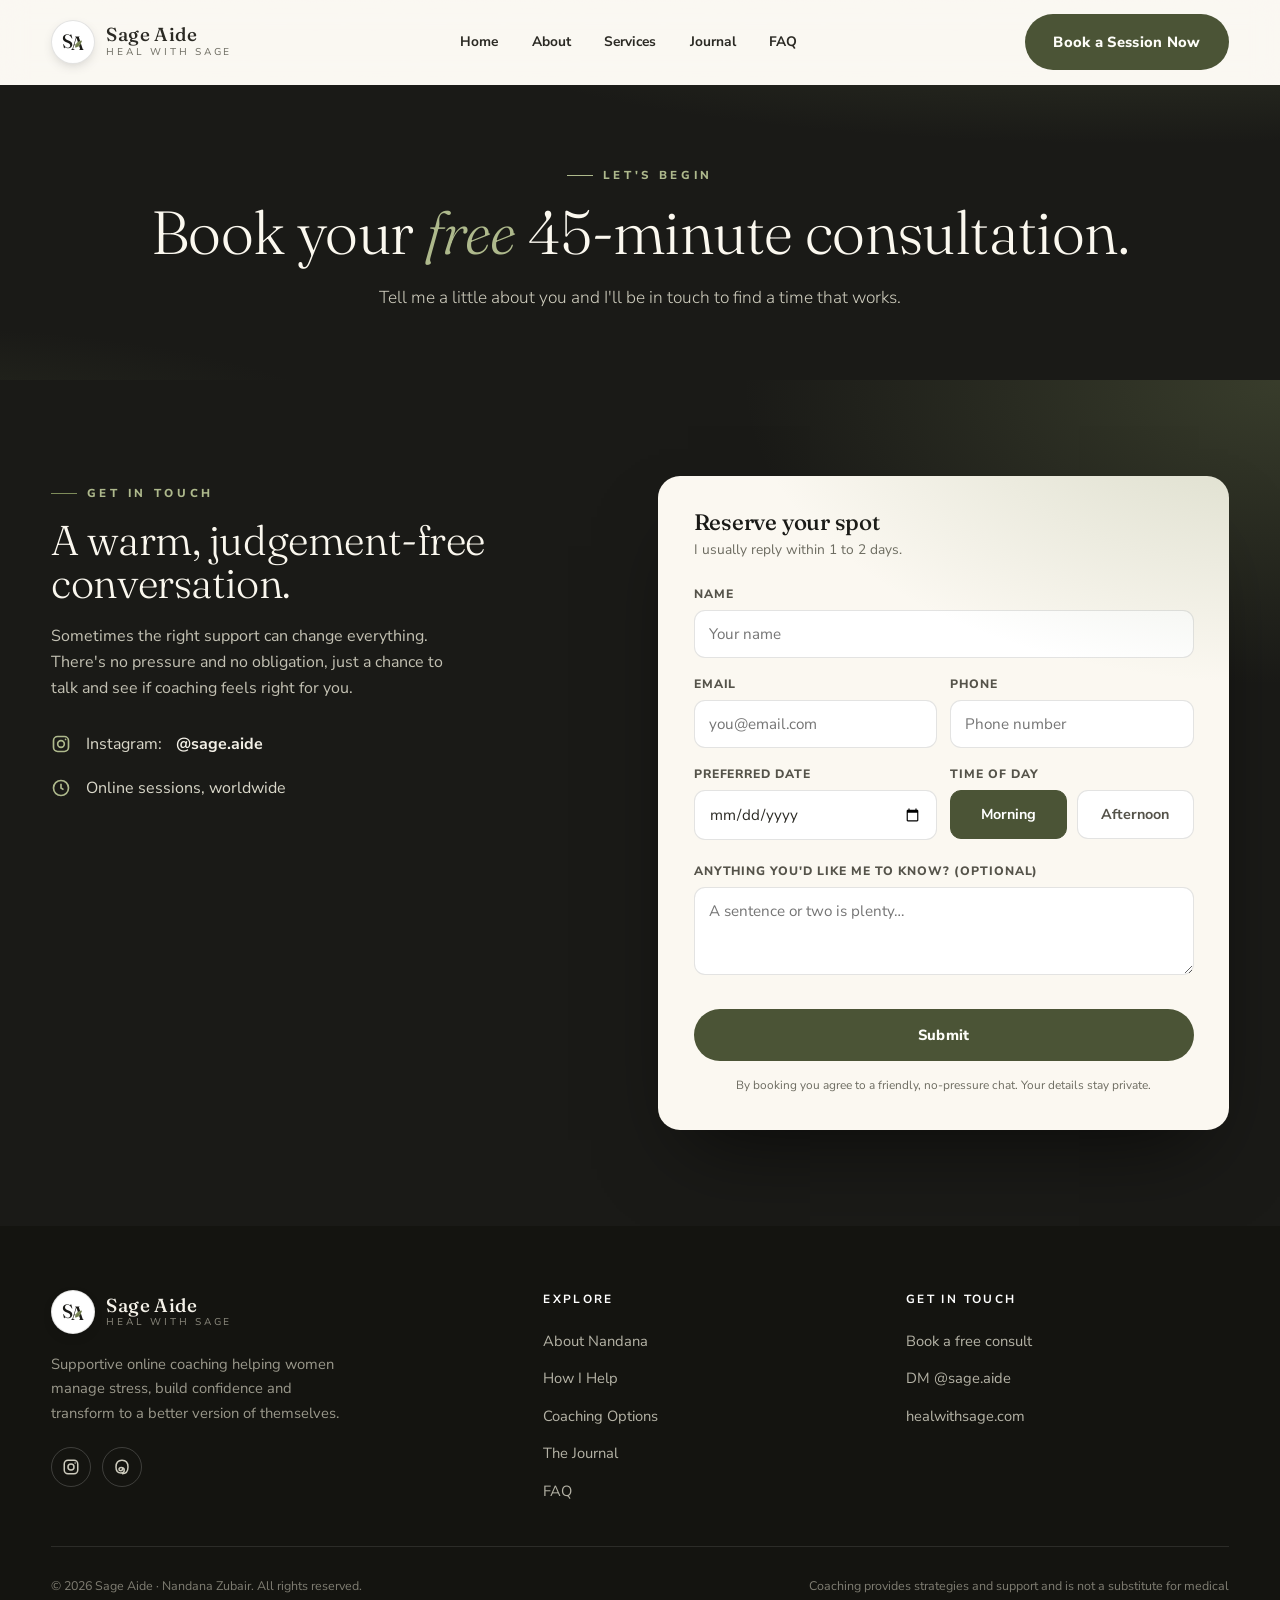
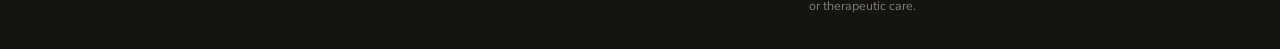
<file: contact.html>
<!DOCTYPE html>
<html lang="en">
<head>
<meta charset="UTF-8" />
<meta name="viewport" content="width=device-width, initial-scale=1.0" />
<title>Book a Free Consultation | Contact Sage Aide</title>
<meta name="description" content="Book your free 45-minute coaching consultation with Nandana Zubair. Reach out on Instagram. Online sessions for women, worldwide." />
<meta name="robots" content="index, follow, max-image-preview:large" />
<meta name="author" content="Nandana Zubair" />
<link rel="canonical" href="https://healwithsage.com/contact.html" />
<meta property="og:type" content="website" />
<meta property="og:site_name" content="Heal with Sage" />
<meta property="og:title" content="Book a Free Consultation | Contact Sage Aide" />
<meta property="og:description" content="Book your free 45-minute coaching consultation with Nandana Zubair. Reach out on Instagram. Online sessions for women, worldwide." />
<meta name="twitter:card" content="summary_large_image" />
<link rel="icon" href="data:image/svg+xml,%3Csvg xmlns='http://www.w3.org/2000/svg' viewBox='0 0 100 100'%3E%3Crect width='100' height='100' rx='22' fill='%23131310'/%3E%3Ctext x='8' y='72' font-family='Georgia,serif' font-size='60' font-weight='600' fill='%23f4f1e8'%3ES%3C/text%3E%3Ctext x='44' y='78' font-family='Georgia,serif' font-size='60' font-weight='600' fill='%23f4f1e8'%3EA%3C/text%3E%3Cpath d='M60 66 C60 54 70 48 82 47 C80 58 73 67 62 67 Z' fill='%237e8c5a'/%3E%3C/svg%3E" />
<link rel="preconnect" href="https://fonts.googleapis.com" />
<link rel="preconnect" href="https://fonts.gstatic.com" crossorigin />
<link href="https://fonts.googleapis.com/css2?family=Fraunces:ital,opsz,wght@0,9..144,300..900;1,9..144,300..600&family=Nunito+Sans:opsz,wght@6..12,300..800&display=swap" rel="stylesheet" />
<link rel="stylesheet" href="styles.css" />
</head>
<body>
<header class="nav" id="nav">
  <div class="wrap nav-inner">
    <a class="brand" href="index.html" aria-label="Sage Aide home">
      <span class="monogram" aria-hidden="true"><svg width="26" height="26" viewBox="0 0 100 100" fill="none">
          <text x="6" y="74" font-family="Fraunces,serif" font-size="74" font-weight="500" fill="#1a1a17">S</text>
          <text x="44" y="80" font-family="Fraunces,serif" font-size="74" font-weight="500" fill="#1a1a17">A</text>
          <path d="M58 70 C58 54 70 46 84 44 C82 58 74 70 60 71 Z" fill="#7e8c5a"/>
          <path d="M61 69 C68 60 76 53 82 49" stroke="#4b5436" stroke-width="2" stroke-linecap="round"/>
        </svg></span>
      <span class="brand-txt"><b>Sage Aide</b><span>Heal with Sage</span></span>
    </a>
    <nav class="nav-links" id="navlinks">
      <a href="index.html">Home</a>
      <a href="about.html">About</a>
      <a href="services.html">Services</a>
      <a href="journal.html">Journal</a>
      <a href="faq.html">FAQ</a>
    </nav>
    <div class="nav-cta">
      <a href="contact.html" class="btn btn-primary">Book a Session Now</a>
      <button class="burger" id="burger" aria-label="Menu"><span></span><span></span><span></span></button>
    </div>
  </div>
</header>
<main id="top">
<section class="page-hero">
  <div class="wrap">
    <span class="eyebrow">Let's begin</span>
    <h1>Book your <em>free</em> 45-minute consultation.</h1>
    <p>Tell me a little about you and I'll be in touch to find a time that works.</p>
  </div>
</section>
<section class="block book" id="book">
  <div class="wrap contact-grid">
    <div class="book-left reveal">
      <span class="eyebrow" style="color:var(--sage-soft)">Get in touch</span>
      <h2 style="font-family:var(--ff-display);font-weight:300;font-size:clamp(1.8rem,3.6vw,2.6rem);color:#faf7ee;margin:1rem 0 1.1rem">A warm, judgement-free conversation.</h2>
      <p style="color:#c3c1b3;max-width:42ch">Sometimes the right support can change everything. There's no pressure and no obligation, just a chance to talk and see if coaching feels right for you.</p>
      <ul class="contact-methods">
        <li><svg width="20" height="20" viewBox="0 0 24 24" fill="none" stroke="#aeb98c" stroke-width="2"><rect x="3" y="3" width="18" height="18" rx="5"/><circle cx="12" cy="12" r="4"/><circle cx="17.5" cy="6.5" r="1" fill="#aeb98c" stroke="none"/></svg>Instagram: <a href="https://www.instagram.com/sage.aide/" target="_blank" rel="noopener">@sage.aide</a></li>
        <li><svg width="20" height="20" viewBox="0 0 24 24" fill="none" stroke="#aeb98c" stroke-width="2"><circle cx="12" cy="12" r="9"/><path d="M12 7v5l3 2"/></svg>Online sessions, worldwide</li>
      </ul>
    </div>
    <form class="form reveal d1" onsubmit="event.preventDefault();this.querySelector('.btn').textContent='Thank you, talk soon';this.querySelector('.btn').style.background='#4b5436';">
      <h3>Reserve your spot</h3>
      <p class="sub">I usually reply within 1 to 2 days.</p>
      <div class="field"><label>Name</label><input type="text" required placeholder="Your name" /></div>
      <div class="row2">
        <div class="field"><label>Email</label><input type="email" required placeholder="you@email.com" /></div>
        <div class="field"><label>Phone</label><input type="tel" required placeholder="Phone number" /></div>
      </div>
      <div class="row2">
        <div class="field"><label>Preferred date</label><input type="date" required /></div>
        <div class="field"><label>Time of day</label>
          <div class="time-pills">
            <label><input type="radio" name="time" checked /><span>Morning</span></label>
            <label><input type="radio" name="time" /><span>Afternoon</span></label>
          </div>
        </div>
      </div>
      <div class="field"><label>Anything you'd like me to know? (optional)</label><textarea rows="3" placeholder="A sentence or two is plenty…"></textarea></div>
      <button type="submit" class="btn btn-primary">Submit</button>
      <p class="fine">By booking you agree to a friendly, no-pressure chat. Your details stay private.</p>
    </form>
  </div>
</section>
</main>
<footer class="ft">
  <div class="wrap">
    <div class="ft-top">
      <div>
        <div class="brand">
          <span class="monogram" aria-hidden="true"><svg width="26" height="26" viewBox="0 0 100 100" fill="none">
          <text x="6" y="74" font-family="Fraunces,serif" font-size="74" font-weight="500" fill="#1a1a17">S</text>
          <text x="44" y="80" font-family="Fraunces,serif" font-size="74" font-weight="500" fill="#1a1a17">A</text>
          <path d="M58 70 C58 54 70 46 84 44 C82 58 74 70 60 71 Z" fill="#7e8c5a"/>
          <path d="M61 69 C68 60 76 53 82 49" stroke="#4b5436" stroke-width="2" stroke-linecap="round"/>
        </svg></span>
          <span class="brand-txt"><b>Sage Aide</b><span style="color:#8a887c">Heal with Sage</span></span>
        </div>
        <p class="blurb">Supportive online coaching helping women manage stress, build confidence and transform to a better version of themselves.</p>
        <div class="socials">
          <a href="https://www.instagram.com/sage.aide/" aria-label="Instagram" target="_blank" rel="noopener"><svg width="18" height="18" viewBox="0 0 24 24" fill="none" stroke="currentColor" stroke-width="2"><rect x="3" y="3" width="18" height="18" rx="5"/><circle cx="12" cy="12" r="4"/><circle cx="17.5" cy="6.5" r="1" fill="currentColor" stroke="none"/></svg></a>
          <a href="https://www.threads.net/@sage.aide" aria-label="Threads" target="_blank" rel="noopener"><svg width="18" height="18" viewBox="0 0 24 24" fill="none" stroke="currentColor" stroke-width="2"><path d="M12 21c5 0 8-3 8-9s-3-9-8-9-8 3-8 9 2.5 8 6.5 8c3 0 4.5-1.5 4.5-4 0-2.2-1.8-3.5-4-3.5-1.8 0-3 .9-3 2.4 0 1.3 1 2.1 2.3 2.1 1.7 0 2.7-1.4 2.7-3.6"/></svg></a>
        </div>
      </div>
      <div>
        <h4>Explore</h4>
        <ul>
          <li><a href="about.html">About Nandana</a></li>
          <li><a href="about.html#help">How I Help</a></li>
          <li><a href="services.html">Coaching Options</a></li>
          <li><a href="journal.html">The Journal</a></li>
          <li><a href="faq.html">FAQ</a></li>
        </ul>
      </div>
      <div>
        <h4>Get in touch</h4>
        <ul>
          <li><a href="contact.html">Book a free consult</a></li>
          <li><a href="https://www.instagram.com/sage.aide/" target="_blank" rel="noopener">DM @sage.aide</a></li>
          <li><a href="https://healwithsage.com">healwithsage.com</a></li>
        </ul>
      </div>
    </div>
    <div class="ft-bottom">
      <span>© 2026 Sage Aide · Nandana Zubair. All rights reserved.</span>
      <span class="disclaimer">Coaching provides strategies and support and is not a substitute for medical or therapeutic care.</span>
    </div>
  </div>
</footer>
<script src="app.js"></script>
</body>
</html>
</file>
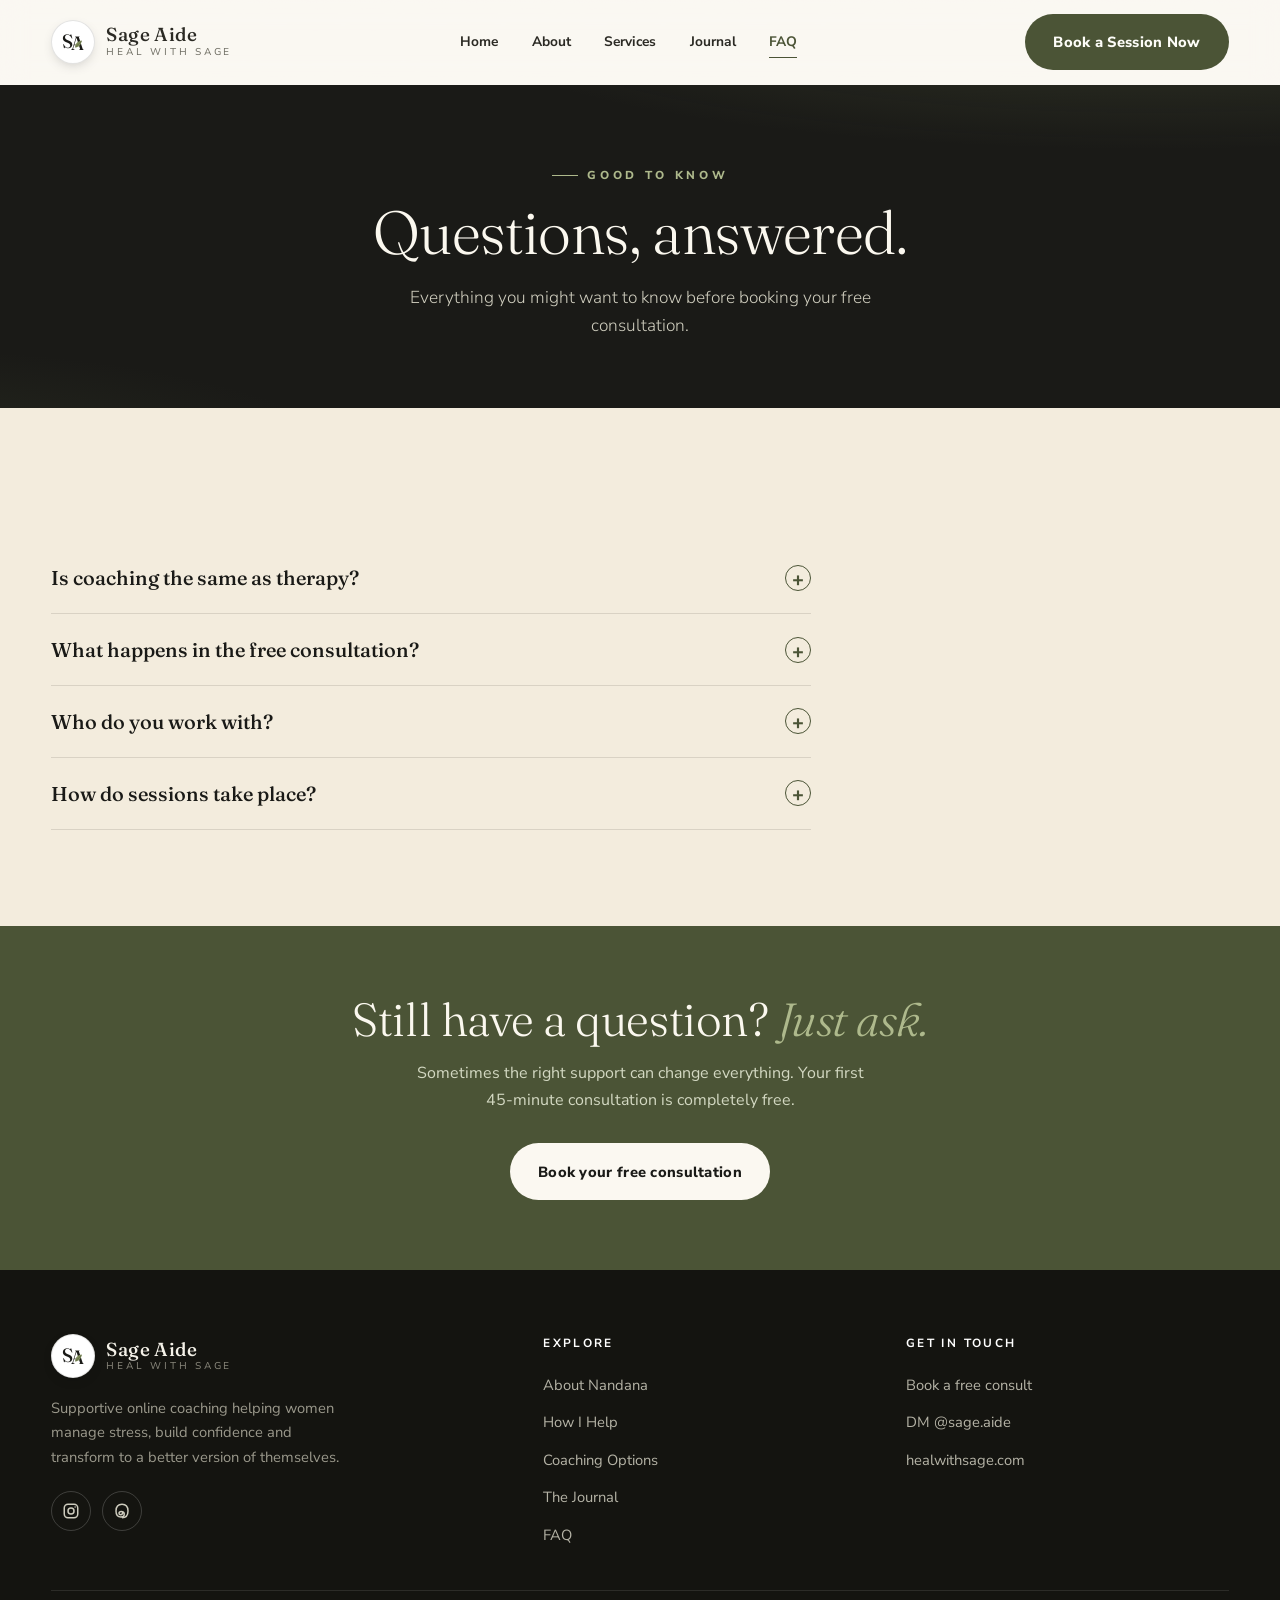
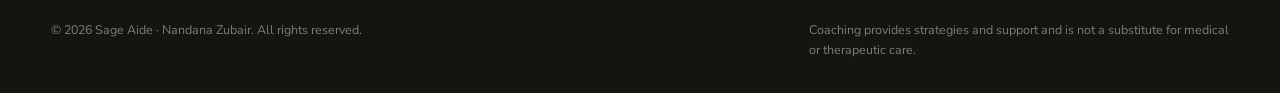
<file: faq.html>
<!DOCTYPE html>
<html lang="en">
<head>
<meta charset="UTF-8" />
<meta name="viewport" content="width=device-width, initial-scale=1.0" />
<title>Frequently Asked Questions | Sage Aide</title>
<meta name="description" content="Answers to common questions about coaching with Nandana Zubair: how it differs from therapy, what the free consultation involves, who she works with and how sessions take place." />
<meta name="robots" content="index, follow, max-image-preview:large" />
<meta name="author" content="Nandana Zubair" />
<link rel="canonical" href="https://healwithsage.com/faq.html" />
<meta property="og:type" content="website" />
<meta property="og:site_name" content="Heal with Sage" />
<meta property="og:title" content="Frequently Asked Questions | Sage Aide" />
<meta property="og:description" content="Answers to common questions about coaching with Nandana Zubair: how it differs from therapy, what the free consultation involves, who she works with and how sessions take place." />
<meta name="twitter:card" content="summary_large_image" />
<link rel="icon" href="data:image/svg+xml,%3Csvg xmlns='http://www.w3.org/2000/svg' viewBox='0 0 100 100'%3E%3Crect width='100' height='100' rx='22' fill='%23131310'/%3E%3Ctext x='8' y='72' font-family='Georgia,serif' font-size='60' font-weight='600' fill='%23f4f1e8'%3ES%3C/text%3E%3Ctext x='44' y='78' font-family='Georgia,serif' font-size='60' font-weight='600' fill='%23f4f1e8'%3EA%3C/text%3E%3Cpath d='M60 66 C60 54 70 48 82 47 C80 58 73 67 62 67 Z' fill='%237e8c5a'/%3E%3C/svg%3E" />
<link rel="preconnect" href="https://fonts.googleapis.com" />
<link rel="preconnect" href="https://fonts.gstatic.com" crossorigin />
<link href="https://fonts.googleapis.com/css2?family=Fraunces:ital,opsz,wght@0,9..144,300..900;1,9..144,300..600&family=Nunito+Sans:opsz,wght@6..12,300..800&display=swap" rel="stylesheet" />
<link rel="stylesheet" href="styles.css" />
<script type="application/ld+json">
{
  "@context":"https://schema.org","@type":"FAQPage","mainEntity":[
   {"@type":"Question","name":"Is coaching the same as therapy?","acceptedAnswer":{"@type":"Answer","text":"No. Coaching offers strategies, tools and supportive guidance to help you move forward. It does not involve medical prescriptions or therapeutic diagnoses."}},
   {"@type":"Question","name":"What happens in the free consultation?","acceptedAnswer":{"@type":"Answer","text":"A relaxed 45-minute conversation to understand where you are, what you would like to change, and whether coaching feels right for you."}},
   {"@type":"Question","name":"Who do you work with?","acceptedAnswer":{"@type":"Answer","text":"Women navigating stress, life transitions, low confidence, or a desire for more clarity and growth."}}
  ]}
</script>
</head>
<body>
<header class="nav" id="nav">
  <div class="wrap nav-inner">
    <a class="brand" href="index.html" aria-label="Sage Aide home">
      <span class="monogram" aria-hidden="true"><svg width="26" height="26" viewBox="0 0 100 100" fill="none">
          <text x="6" y="74" font-family="Fraunces,serif" font-size="74" font-weight="500" fill="#1a1a17">S</text>
          <text x="44" y="80" font-family="Fraunces,serif" font-size="74" font-weight="500" fill="#1a1a17">A</text>
          <path d="M58 70 C58 54 70 46 84 44 C82 58 74 70 60 71 Z" fill="#7e8c5a"/>
          <path d="M61 69 C68 60 76 53 82 49" stroke="#4b5436" stroke-width="2" stroke-linecap="round"/>
        </svg></span>
      <span class="brand-txt"><b>Sage Aide</b><span>Heal with Sage</span></span>
    </a>
    <nav class="nav-links" id="navlinks">
      <a href="index.html">Home</a>
      <a href="about.html">About</a>
      <a href="services.html">Services</a>
      <a href="journal.html">Journal</a>
      <a href="faq.html" class="active">FAQ</a>
    </nav>
    <div class="nav-cta">
      <a href="contact.html" class="btn btn-primary">Book a Session Now</a>
      <button class="burger" id="burger" aria-label="Menu"><span></span><span></span><span></span></button>
    </div>
  </div>
</header>
<main id="top">
<section class="page-hero">
  <div class="wrap">
    <span class="eyebrow">Good to know</span>
    <h1>Questions, answered.</h1>
    <p>Everything you might want to know before booking your free consultation.</p>
  </div>
</section><section class="block faq" id="faq">
  <div class="wrap">
    <div class="faq-list">
      <div class="faq-item reveal">
        <button class="faq-q">Is coaching the same as therapy?<span class="pm">+</span></button>
        <div class="faq-a"><p>No. Coaching offers practical strategies, tools and supportive guidance to help you move forward. It does not involve medical prescriptions or therapeutic diagnoses. If you need clinical support, I'm always happy to point you in the right direction.</p></div>
      </div>
      <div class="faq-item reveal">
        <button class="faq-q">What happens in the free consultation?<span class="pm">+</span></button>
        <div class="faq-a"><p>A relaxed 45-minute conversation to understand where you are right now, what you'd like to change, and whether coaching feels right for you, with absolutely no pressure to continue.</p></div>
      </div>
      <div class="faq-item reveal">
        <button class="faq-q">Who do you work with?<span class="pm">+</span></button>
        <div class="faq-a"><p>Women navigating stress, life transitions such as moving to a new country or becoming a mother, low confidence, or simply a desire for more clarity and growth. Every session is tailored to your experiences, goals and pace.</p></div>
      </div>
      <div class="faq-item reveal">
        <button class="faq-q">How do sessions take place?<span class="pm">+</span></button>
        <div class="faq-a"><p>All coaching is online, so you can join from wherever you feel most comfortable, anywhere in the world. After your free consult we'll choose a rhythm, whether one-time, weekly or bi-weekly, that fits your life.</p></div>
      </div>
    </div>
  </div>
</section>
<section class="cta-band">
  <div class="wrap">
    <h2>Still have a question? <em>Just ask.</em></h2>
    <p>Sometimes the right support can change everything. Your first 45-minute consultation is completely free.</p>
    <a href="contact.html" class="btn btn-light">Book your free consultation</a>
  </div>
</section>
</main>
<footer class="ft">
  <div class="wrap">
    <div class="ft-top">
      <div>
        <div class="brand">
          <span class="monogram" aria-hidden="true"><svg width="26" height="26" viewBox="0 0 100 100" fill="none">
          <text x="6" y="74" font-family="Fraunces,serif" font-size="74" font-weight="500" fill="#1a1a17">S</text>
          <text x="44" y="80" font-family="Fraunces,serif" font-size="74" font-weight="500" fill="#1a1a17">A</text>
          <path d="M58 70 C58 54 70 46 84 44 C82 58 74 70 60 71 Z" fill="#7e8c5a"/>
          <path d="M61 69 C68 60 76 53 82 49" stroke="#4b5436" stroke-width="2" stroke-linecap="round"/>
        </svg></span>
          <span class="brand-txt"><b>Sage Aide</b><span style="color:#8a887c">Heal with Sage</span></span>
        </div>
        <p class="blurb">Supportive online coaching helping women manage stress, build confidence and transform to a better version of themselves.</p>
        <div class="socials">
          <a href="https://www.instagram.com/sage.aide/" aria-label="Instagram" target="_blank" rel="noopener"><svg width="18" height="18" viewBox="0 0 24 24" fill="none" stroke="currentColor" stroke-width="2"><rect x="3" y="3" width="18" height="18" rx="5"/><circle cx="12" cy="12" r="4"/><circle cx="17.5" cy="6.5" r="1" fill="currentColor" stroke="none"/></svg></a>
          <a href="https://www.threads.net/@sage.aide" aria-label="Threads" target="_blank" rel="noopener"><svg width="18" height="18" viewBox="0 0 24 24" fill="none" stroke="currentColor" stroke-width="2"><path d="M12 21c5 0 8-3 8-9s-3-9-8-9-8 3-8 9 2.5 8 6.5 8c3 0 4.5-1.5 4.5-4 0-2.2-1.8-3.5-4-3.5-1.8 0-3 .9-3 2.4 0 1.3 1 2.1 2.3 2.1 1.7 0 2.7-1.4 2.7-3.6"/></svg></a>
        </div>
      </div>
      <div>
        <h4>Explore</h4>
        <ul>
          <li><a href="about.html">About Nandana</a></li>
          <li><a href="about.html#help">How I Help</a></li>
          <li><a href="services.html">Coaching Options</a></li>
          <li><a href="journal.html">The Journal</a></li>
          <li><a href="faq.html">FAQ</a></li>
        </ul>
      </div>
      <div>
        <h4>Get in touch</h4>
        <ul>
          <li><a href="contact.html">Book a free consult</a></li>
          <li><a href="https://www.instagram.com/sage.aide/" target="_blank" rel="noopener">DM @sage.aide</a></li>
          <li><a href="https://healwithsage.com">healwithsage.com</a></li>
        </ul>
      </div>
    </div>
    <div class="ft-bottom">
      <span>© 2026 Sage Aide · Nandana Zubair. All rights reserved.</span>
      <span class="disclaimer">Coaching provides strategies and support and is not a substitute for medical or therapeutic care.</span>
    </div>
  </div>
</footer>
<script src="app.js"></script>
</body>
</html>
</file>
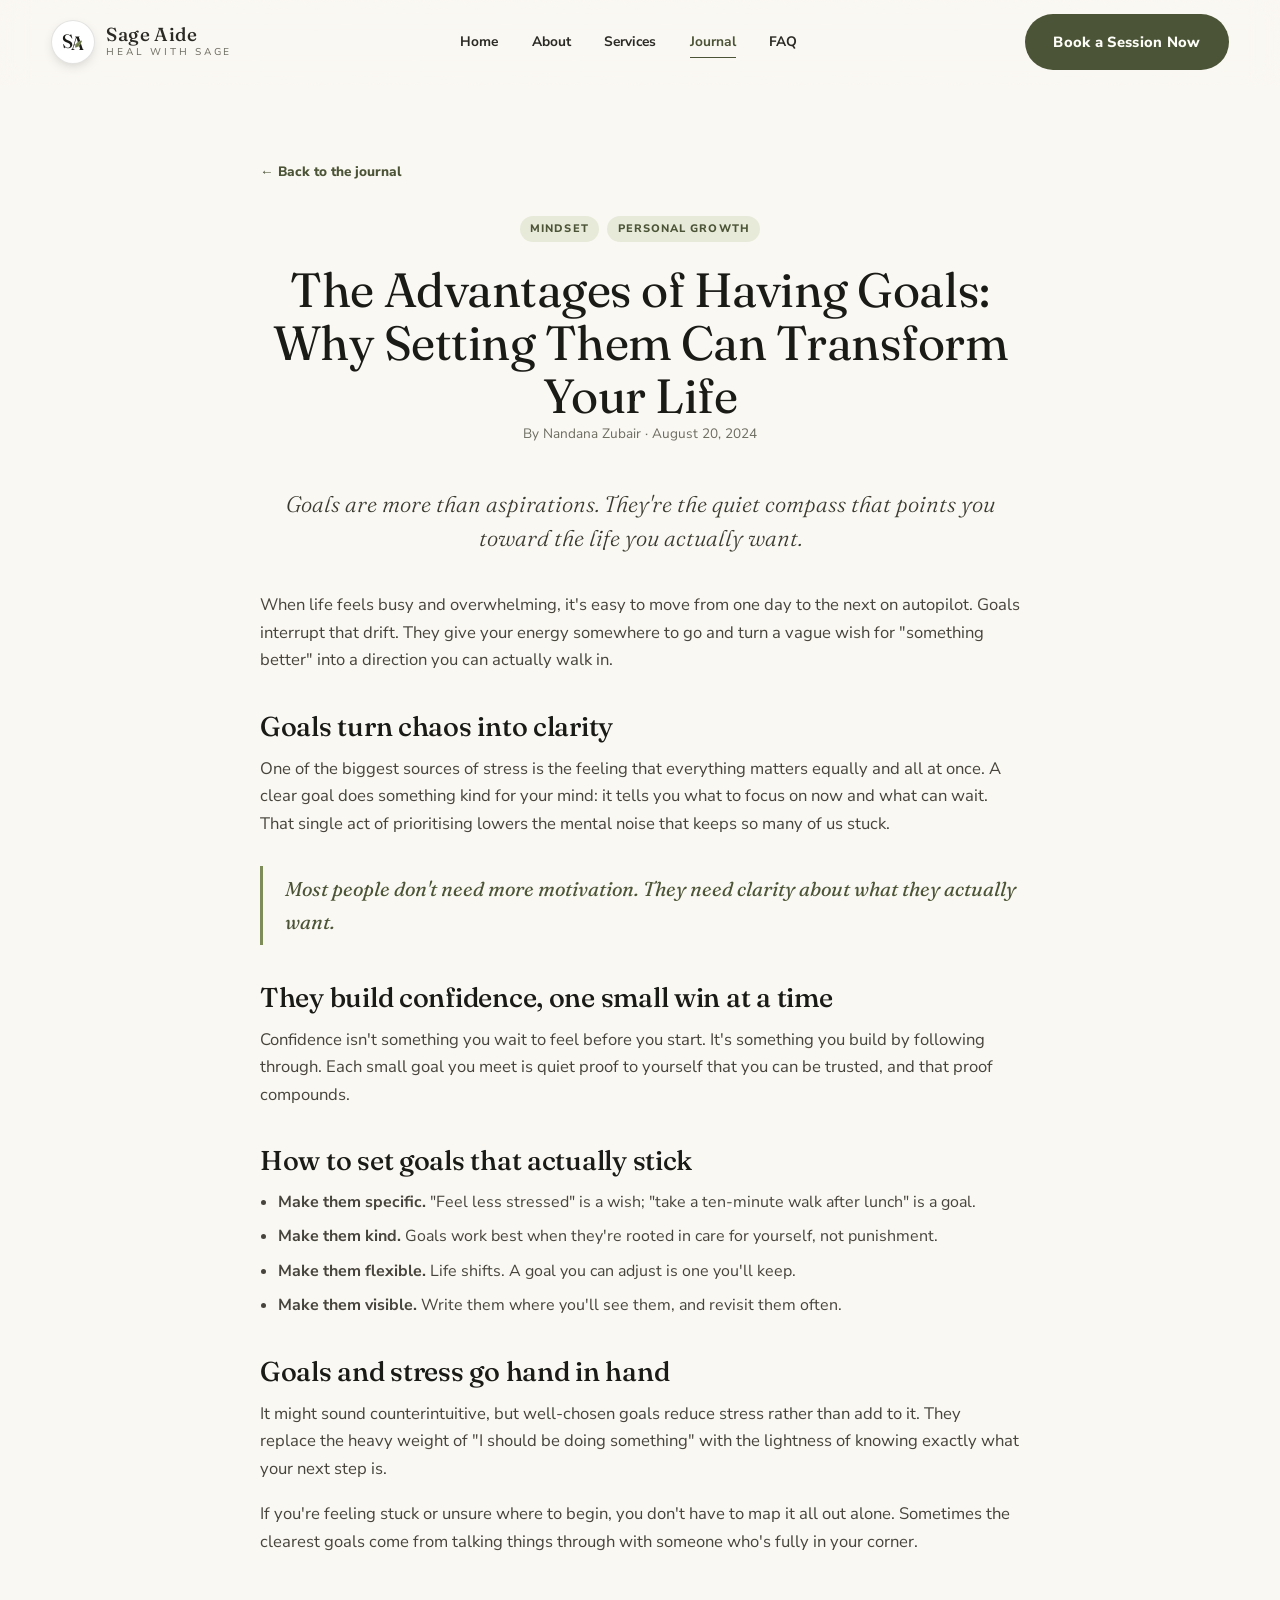
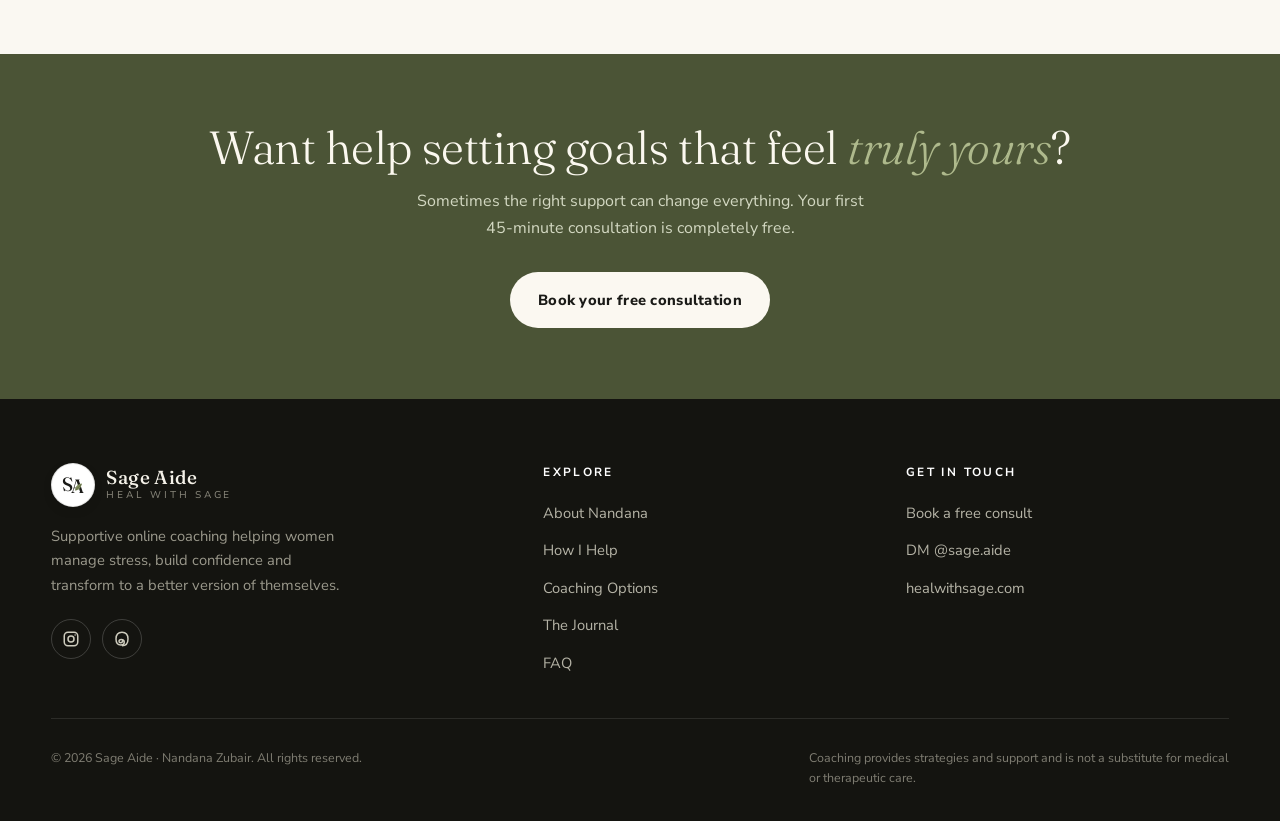
<file: goals.html>
<!DOCTYPE html>
<html lang="en">
<head>
<meta charset="UTF-8" />
<meta name="viewport" content="width=device-width, initial-scale=1.0" />
<title>The Advantages of Having Goals | Sage Aide Journal</title>
<meta name="description" content="Why setting clear, kind and flexible goals can lower stress, build confidence and transform your life. From certified NLP and life coach Nandana Zubair." />
<meta name="robots" content="index, follow, max-image-preview:large" />
<meta name="author" content="Nandana Zubair" />
<link rel="canonical" href="https://healwithsage.com/goals.html" />
<meta property="og:type" content="website" />
<meta property="og:site_name" content="Heal with Sage" />
<meta property="og:title" content="The Advantages of Having Goals | Sage Aide Journal" />
<meta property="og:description" content="Why setting clear, kind and flexible goals can lower stress, build confidence and transform your life. From certified NLP and life coach Nandana Zubair." />
<meta name="twitter:card" content="summary_large_image" />
<link rel="icon" href="data:image/svg+xml,%3Csvg xmlns='http://www.w3.org/2000/svg' viewBox='0 0 100 100'%3E%3Crect width='100' height='100' rx='22' fill='%23131310'/%3E%3Ctext x='8' y='72' font-family='Georgia,serif' font-size='60' font-weight='600' fill='%23f4f1e8'%3ES%3C/text%3E%3Ctext x='44' y='78' font-family='Georgia,serif' font-size='60' font-weight='600' fill='%23f4f1e8'%3EA%3C/text%3E%3Cpath d='M60 66 C60 54 70 48 82 47 C80 58 73 67 62 67 Z' fill='%237e8c5a'/%3E%3C/svg%3E" />
<link rel="preconnect" href="https://fonts.googleapis.com" />
<link rel="preconnect" href="https://fonts.gstatic.com" crossorigin />
<link href="https://fonts.googleapis.com/css2?family=Fraunces:ital,opsz,wght@0,9..144,300..900;1,9..144,300..600&family=Nunito+Sans:opsz,wght@6..12,300..800&display=swap" rel="stylesheet" />
<link rel="stylesheet" href="styles.css" />
</head>
<body>
<header class="nav" id="nav">
  <div class="wrap nav-inner">
    <a class="brand" href="index.html" aria-label="Sage Aide home">
      <span class="monogram" aria-hidden="true"><svg width="26" height="26" viewBox="0 0 100 100" fill="none">
          <text x="6" y="74" font-family="Fraunces,serif" font-size="74" font-weight="500" fill="#1a1a17">S</text>
          <text x="44" y="80" font-family="Fraunces,serif" font-size="74" font-weight="500" fill="#1a1a17">A</text>
          <path d="M58 70 C58 54 70 46 84 44 C82 58 74 70 60 71 Z" fill="#7e8c5a"/>
          <path d="M61 69 C68 60 76 53 82 49" stroke="#4b5436" stroke-width="2" stroke-linecap="round"/>
        </svg></span>
      <span class="brand-txt"><b>Sage Aide</b><span>Heal with Sage</span></span>
    </a>
    <nav class="nav-links" id="navlinks">
      <a href="index.html">Home</a>
      <a href="about.html">About</a>
      <a href="services.html">Services</a>
      <a href="journal.html" class="active">Journal</a>
      <a href="faq.html">FAQ</a>
    </nav>
    <div class="nav-cta">
      <a href="contact.html" class="btn btn-primary">Book a Session Now</a>
      <button class="burger" id="burger" aria-label="Menu"><span></span><span></span><span></span></button>
    </div>
  </div>
</header>
<main id="top">
<section class="article">
  <div class="wrap">
    <a href="journal.html" class="back">&#8592; Back to the journal</a>
    <div class="tags"><span>Mindset</span><span>Personal growth</span></div>
    <h1 style="font-family:var(--ff-display);font-weight:400;font-size:clamp(2rem,4.5vw,3rem);line-height:1.1;text-align:center;color:var(--ink)">The Advantages of Having Goals: Why Setting Them Can Transform Your Life</h1>
    <p class="meta">By Nandana Zubair · August 20, 2024</p>
    <p class="lead">Goals are more than aspirations. They're the quiet compass that points you toward the life you actually want.</p>
    <p>When life feels busy and overwhelming, it's easy to move from one day to the next on autopilot. Goals interrupt that drift. They give your energy somewhere to go and turn a vague wish for "something better" into a direction you can actually walk in.</p>
    <h2>Goals turn chaos into clarity</h2>
    <p>One of the biggest sources of stress is the feeling that everything matters equally and all at once. A clear goal does something kind for your mind: it tells you what to focus on now and what can wait. That single act of prioritising lowers the mental noise that keeps so many of us stuck.</p>
    <blockquote>Most people don't need more motivation. They need clarity about what they actually want.</blockquote>
    <h2>They build confidence, one small win at a time</h2>
    <p>Confidence isn't something you wait to feel before you start. It's something you build by following through. Each small goal you meet is quiet proof to yourself that you can be trusted, and that proof compounds.</p>
    <h2>How to set goals that actually stick</h2>
    <ul>
      <li><strong>Make them specific.</strong> "Feel less stressed" is a wish; "take a ten-minute walk after lunch" is a goal.</li>
      <li><strong>Make them kind.</strong> Goals work best when they're rooted in care for yourself, not punishment.</li>
      <li><strong>Make them flexible.</strong> Life shifts. A goal you can adjust is one you'll keep.</li>
      <li><strong>Make them visible.</strong> Write them where you'll see them, and revisit them often.</li>
    </ul>
    <h2>Goals and stress go hand in hand</h2>
    <p>It might sound counterintuitive, but well-chosen goals reduce stress rather than add to it. They replace the heavy weight of "I should be doing something" with the lightness of knowing exactly what your next step is.</p>
    <p>If you're feeling stuck or unsure where to begin, you don't have to map it all out alone. Sometimes the clearest goals come from talking things through with someone who's fully in your corner.</p>
  </div>
</section><section class="cta-band">
  <div class="wrap">
    <h2>Want help setting goals that feel <em>truly yours</em>?</h2>
    <p>Sometimes the right support can change everything. Your first 45-minute consultation is completely free.</p>
    <a href="contact.html" class="btn btn-light">Book your free consultation</a>
  </div>
</section>
</main>
<footer class="ft">
  <div class="wrap">
    <div class="ft-top">
      <div>
        <div class="brand">
          <span class="monogram" aria-hidden="true"><svg width="26" height="26" viewBox="0 0 100 100" fill="none">
          <text x="6" y="74" font-family="Fraunces,serif" font-size="74" font-weight="500" fill="#1a1a17">S</text>
          <text x="44" y="80" font-family="Fraunces,serif" font-size="74" font-weight="500" fill="#1a1a17">A</text>
          <path d="M58 70 C58 54 70 46 84 44 C82 58 74 70 60 71 Z" fill="#7e8c5a"/>
          <path d="M61 69 C68 60 76 53 82 49" stroke="#4b5436" stroke-width="2" stroke-linecap="round"/>
        </svg></span>
          <span class="brand-txt"><b>Sage Aide</b><span style="color:#8a887c">Heal with Sage</span></span>
        </div>
        <p class="blurb">Supportive online coaching helping women manage stress, build confidence and transform to a better version of themselves.</p>
        <div class="socials">
          <a href="https://www.instagram.com/sage.aide/" aria-label="Instagram" target="_blank" rel="noopener"><svg width="18" height="18" viewBox="0 0 24 24" fill="none" stroke="currentColor" stroke-width="2"><rect x="3" y="3" width="18" height="18" rx="5"/><circle cx="12" cy="12" r="4"/><circle cx="17.5" cy="6.5" r="1" fill="currentColor" stroke="none"/></svg></a>
          <a href="https://www.threads.net/@sage.aide" aria-label="Threads" target="_blank" rel="noopener"><svg width="18" height="18" viewBox="0 0 24 24" fill="none" stroke="currentColor" stroke-width="2"><path d="M12 21c5 0 8-3 8-9s-3-9-8-9-8 3-8 9 2.5 8 6.5 8c3 0 4.5-1.5 4.5-4 0-2.2-1.8-3.5-4-3.5-1.8 0-3 .9-3 2.4 0 1.3 1 2.1 2.3 2.1 1.7 0 2.7-1.4 2.7-3.6"/></svg></a>
        </div>
      </div>
      <div>
        <h4>Explore</h4>
        <ul>
          <li><a href="about.html">About Nandana</a></li>
          <li><a href="about.html#help">How I Help</a></li>
          <li><a href="services.html">Coaching Options</a></li>
          <li><a href="journal.html">The Journal</a></li>
          <li><a href="faq.html">FAQ</a></li>
        </ul>
      </div>
      <div>
        <h4>Get in touch</h4>
        <ul>
          <li><a href="contact.html">Book a free consult</a></li>
          <li><a href="https://www.instagram.com/sage.aide/" target="_blank" rel="noopener">DM @sage.aide</a></li>
          <li><a href="https://healwithsage.com">healwithsage.com</a></li>
        </ul>
      </div>
    </div>
    <div class="ft-bottom">
      <span>© 2026 Sage Aide · Nandana Zubair. All rights reserved.</span>
      <span class="disclaimer">Coaching provides strategies and support and is not a substitute for medical or therapeutic care.</span>
    </div>
  </div>
</footer>
<script src="app.js"></script>
</body>
</html>
</file>
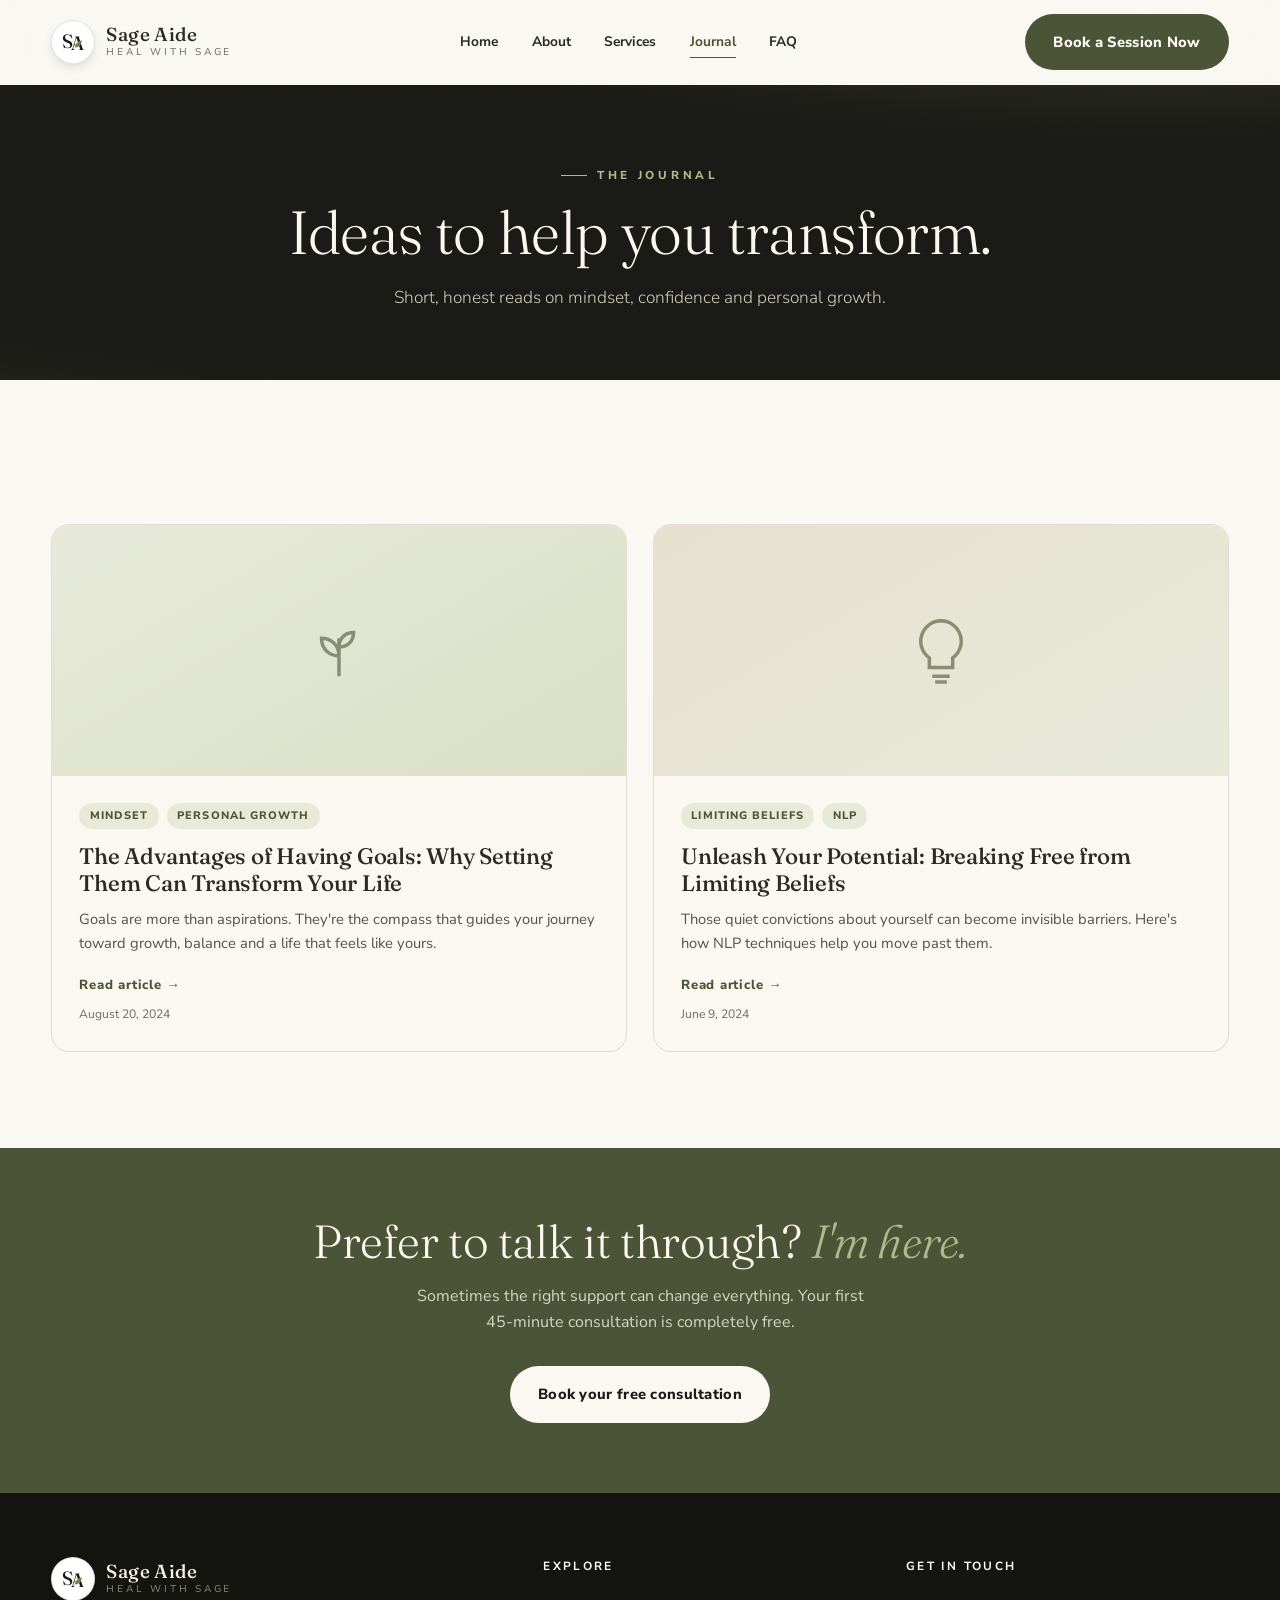
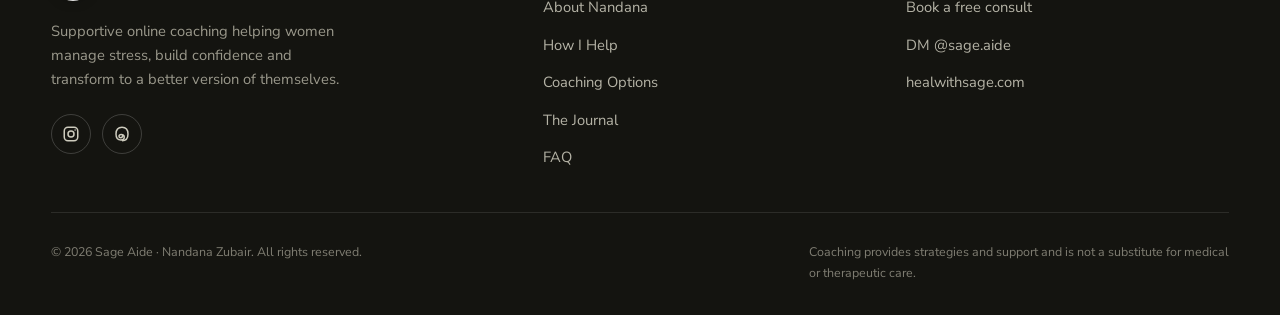
<file: journal.html>
<!DOCTYPE html>
<html lang="en">
<head>
<meta charset="UTF-8" />
<meta name="viewport" content="width=device-width, initial-scale=1.0" />
<title>The Journal | Sage Aide</title>
<meta name="description" content="Ideas and gentle guidance on goals, mindset, confidence and breaking free from limiting beliefs, from certified NLP and life coach Nandana Zubair." />
<meta name="robots" content="index, follow, max-image-preview:large" />
<meta name="author" content="Nandana Zubair" />
<link rel="canonical" href="https://healwithsage.com/journal.html" />
<meta property="og:type" content="website" />
<meta property="og:site_name" content="Heal with Sage" />
<meta property="og:title" content="The Journal | Sage Aide" />
<meta property="og:description" content="Ideas and gentle guidance on goals, mindset, confidence and breaking free from limiting beliefs, from certified NLP and life coach Nandana Zubair." />
<meta name="twitter:card" content="summary_large_image" />
<link rel="icon" href="data:image/svg+xml,%3Csvg xmlns='http://www.w3.org/2000/svg' viewBox='0 0 100 100'%3E%3Crect width='100' height='100' rx='22' fill='%23131310'/%3E%3Ctext x='8' y='72' font-family='Georgia,serif' font-size='60' font-weight='600' fill='%23f4f1e8'%3ES%3C/text%3E%3Ctext x='44' y='78' font-family='Georgia,serif' font-size='60' font-weight='600' fill='%23f4f1e8'%3EA%3C/text%3E%3Cpath d='M60 66 C60 54 70 48 82 47 C80 58 73 67 62 67 Z' fill='%237e8c5a'/%3E%3C/svg%3E" />
<link rel="preconnect" href="https://fonts.googleapis.com" />
<link rel="preconnect" href="https://fonts.gstatic.com" crossorigin />
<link href="https://fonts.googleapis.com/css2?family=Fraunces:ital,opsz,wght@0,9..144,300..900;1,9..144,300..600&family=Nunito+Sans:opsz,wght@6..12,300..800&display=swap" rel="stylesheet" />
<link rel="stylesheet" href="styles.css" />
</head>
<body>
<header class="nav" id="nav">
  <div class="wrap nav-inner">
    <a class="brand" href="index.html" aria-label="Sage Aide home">
      <span class="monogram" aria-hidden="true"><svg width="26" height="26" viewBox="0 0 100 100" fill="none">
          <text x="6" y="74" font-family="Fraunces,serif" font-size="74" font-weight="500" fill="#1a1a17">S</text>
          <text x="44" y="80" font-family="Fraunces,serif" font-size="74" font-weight="500" fill="#1a1a17">A</text>
          <path d="M58 70 C58 54 70 46 84 44 C82 58 74 70 60 71 Z" fill="#7e8c5a"/>
          <path d="M61 69 C68 60 76 53 82 49" stroke="#4b5436" stroke-width="2" stroke-linecap="round"/>
        </svg></span>
      <span class="brand-txt"><b>Sage Aide</b><span>Heal with Sage</span></span>
    </a>
    <nav class="nav-links" id="navlinks">
      <a href="index.html">Home</a>
      <a href="about.html">About</a>
      <a href="services.html">Services</a>
      <a href="journal.html" class="active">Journal</a>
      <a href="faq.html">FAQ</a>
    </nav>
    <div class="nav-cta">
      <a href="contact.html" class="btn btn-primary">Book a Session Now</a>
      <button class="burger" id="burger" aria-label="Menu"><span></span><span></span><span></span></button>
    </div>
  </div>
</header>
<main id="top">
<section class="page-hero">
  <div class="wrap">
    <span class="eyebrow">The journal</span>
    <h1>Ideas to help you transform.</h1>
    <p>Short, honest reads on mindset, confidence and personal growth.</p>
  </div>
</section><section class="block journal" id="journal">
  <div class="wrap">
    <div class="posts">
      <a class="post reveal" href="goals.html">
        <div class="thumb"><svg class="lf" width="70" height="70" viewBox="0 0 24 24" fill="none" stroke="#4b5436" stroke-width="1.2"><path d="M12 21V8M12 14c-3 0-6-2-6-6 3 0 6 2 6 6zM12 11c2.5 0 5-1.6 5-5-2.5 0-5 1.6-5 5z"/></svg></div>
        <div class="body">
          <div class="tags"><span>Mindset</span><span>Personal growth</span></div>
          <h3>The Advantages of Having Goals: Why Setting Them Can Transform Your Life</h3>
          <p>Goals are more than aspirations. They're the compass that guides your journey toward growth, balance and a life that feels like yours.</p>
          <span class="read">Read article →</span>
          <div class="date">August 20, 2024</div>
        </div>
      </a>
      <a class="post reveal d1" href="limiting-beliefs.html">
        <div class="thumb"><svg class="lf" width="70" height="70" viewBox="0 0 24 24" fill="none" stroke="#4b5436" stroke-width="1.2"><path d="M12 2a7 7 0 00-4 12.7V18h8v-3.3A7 7 0 0012 2zM9 21h6M10 23h4"/></svg></div>
        <div class="body">
          <div class="tags"><span>Limiting beliefs</span><span>NLP</span></div>
          <h3>Unleash Your Potential: Breaking Free from Limiting Beliefs</h3>
          <p>Those quiet convictions about yourself can become invisible barriers. Here's how NLP techniques help you move past them.</p>
          <span class="read">Read article →</span>
          <div class="date">June 9, 2024</div>
        </div>
      </a>
    </div>
  </div>
</section>
<section class="cta-band">
  <div class="wrap">
    <h2>Prefer to talk it through? <em>I'm here.</em></h2>
    <p>Sometimes the right support can change everything. Your first 45-minute consultation is completely free.</p>
    <a href="contact.html" class="btn btn-light">Book your free consultation</a>
  </div>
</section>
</main>
<footer class="ft">
  <div class="wrap">
    <div class="ft-top">
      <div>
        <div class="brand">
          <span class="monogram" aria-hidden="true"><svg width="26" height="26" viewBox="0 0 100 100" fill="none">
          <text x="6" y="74" font-family="Fraunces,serif" font-size="74" font-weight="500" fill="#1a1a17">S</text>
          <text x="44" y="80" font-family="Fraunces,serif" font-size="74" font-weight="500" fill="#1a1a17">A</text>
          <path d="M58 70 C58 54 70 46 84 44 C82 58 74 70 60 71 Z" fill="#7e8c5a"/>
          <path d="M61 69 C68 60 76 53 82 49" stroke="#4b5436" stroke-width="2" stroke-linecap="round"/>
        </svg></span>
          <span class="brand-txt"><b>Sage Aide</b><span style="color:#8a887c">Heal with Sage</span></span>
        </div>
        <p class="blurb">Supportive online coaching helping women manage stress, build confidence and transform to a better version of themselves.</p>
        <div class="socials">
          <a href="https://www.instagram.com/sage.aide/" aria-label="Instagram" target="_blank" rel="noopener"><svg width="18" height="18" viewBox="0 0 24 24" fill="none" stroke="currentColor" stroke-width="2"><rect x="3" y="3" width="18" height="18" rx="5"/><circle cx="12" cy="12" r="4"/><circle cx="17.5" cy="6.5" r="1" fill="currentColor" stroke="none"/></svg></a>
          <a href="https://www.threads.net/@sage.aide" aria-label="Threads" target="_blank" rel="noopener"><svg width="18" height="18" viewBox="0 0 24 24" fill="none" stroke="currentColor" stroke-width="2"><path d="M12 21c5 0 8-3 8-9s-3-9-8-9-8 3-8 9 2.5 8 6.5 8c3 0 4.5-1.5 4.5-4 0-2.2-1.8-3.5-4-3.5-1.8 0-3 .9-3 2.4 0 1.3 1 2.1 2.3 2.1 1.7 0 2.7-1.4 2.7-3.6"/></svg></a>
        </div>
      </div>
      <div>
        <h4>Explore</h4>
        <ul>
          <li><a href="about.html">About Nandana</a></li>
          <li><a href="about.html#help">How I Help</a></li>
          <li><a href="services.html">Coaching Options</a></li>
          <li><a href="journal.html">The Journal</a></li>
          <li><a href="faq.html">FAQ</a></li>
        </ul>
      </div>
      <div>
        <h4>Get in touch</h4>
        <ul>
          <li><a href="contact.html">Book a free consult</a></li>
          <li><a href="https://www.instagram.com/sage.aide/" target="_blank" rel="noopener">DM @sage.aide</a></li>
          <li><a href="https://healwithsage.com">healwithsage.com</a></li>
        </ul>
      </div>
    </div>
    <div class="ft-bottom">
      <span>© 2026 Sage Aide · Nandana Zubair. All rights reserved.</span>
      <span class="disclaimer">Coaching provides strategies and support and is not a substitute for medical or therapeutic care.</span>
    </div>
  </div>
</footer>
<script src="app.js"></script>
</body>
</html>
</file>
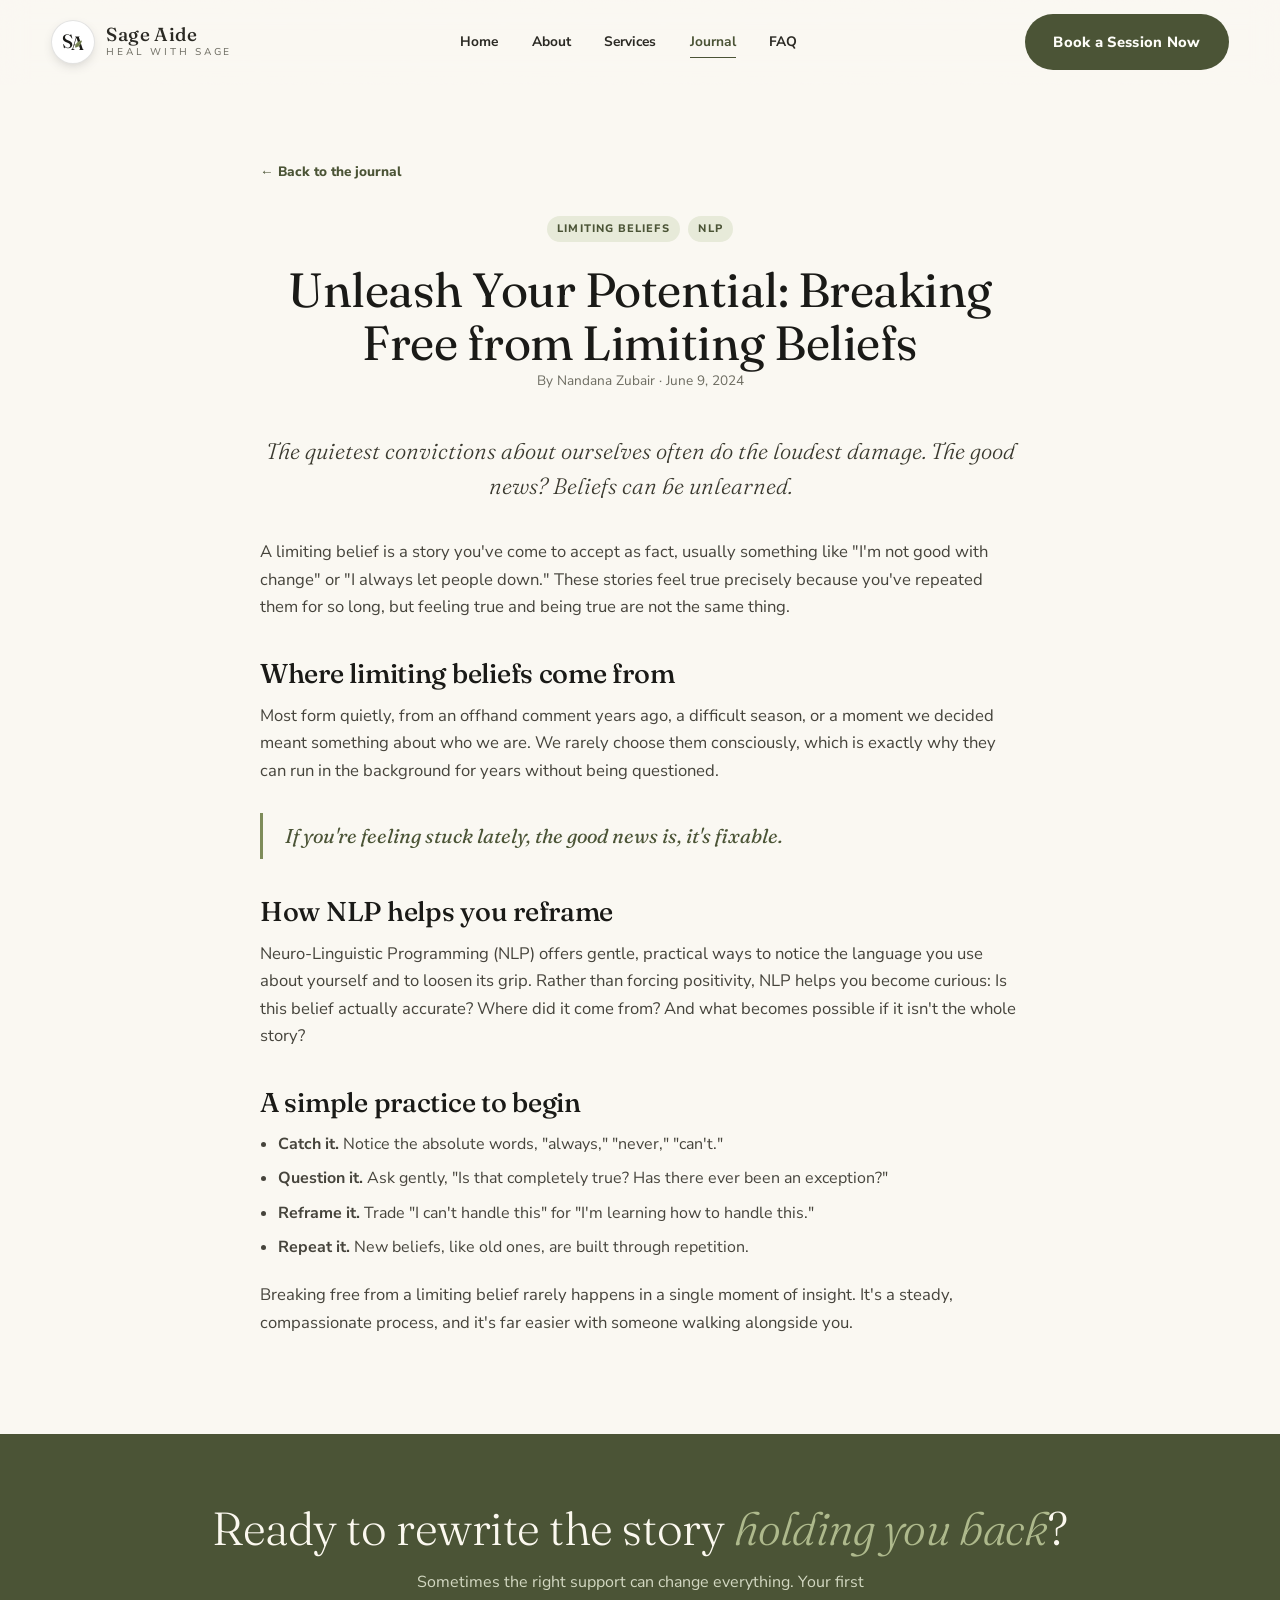
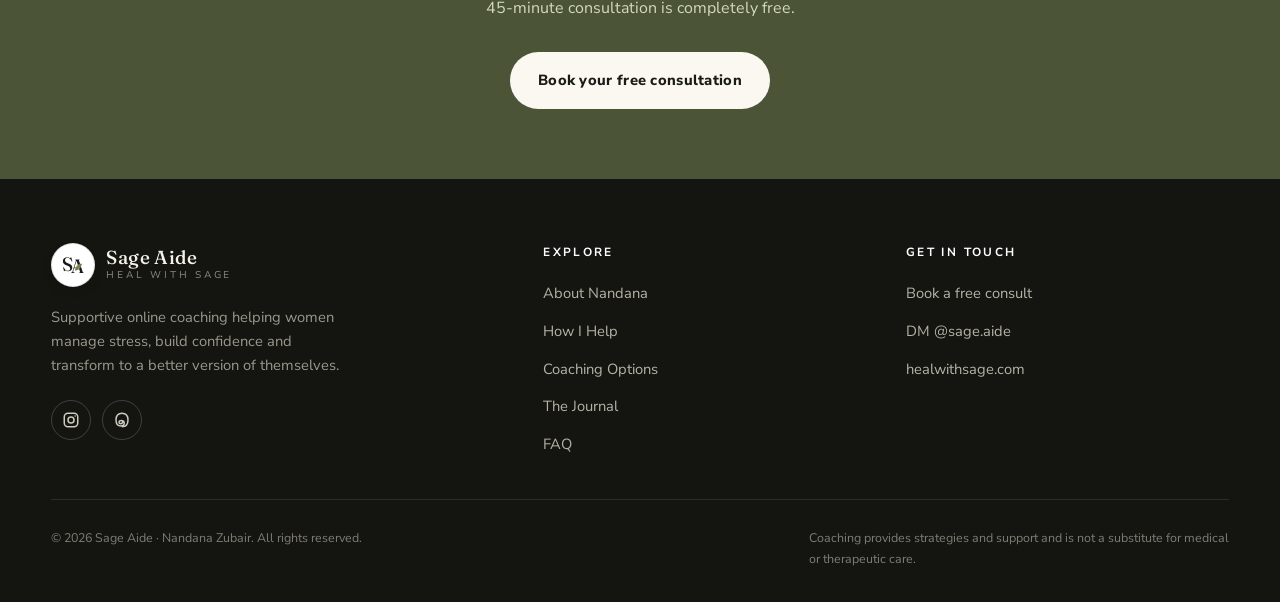
<file: limiting-beliefs.html>
<!DOCTYPE html>
<html lang="en">
<head>
<meta charset="UTF-8" />
<meta name="viewport" content="width=device-width, initial-scale=1.0" />
<title>Breaking Free from Limiting Beliefs | Sage Aide Journal</title>
<meta name="description" content="How limiting beliefs form and how NLP techniques can help you reframe them, build confidence and unleash your potential. By coach Nandana Zubair." />
<meta name="robots" content="index, follow, max-image-preview:large" />
<meta name="author" content="Nandana Zubair" />
<link rel="canonical" href="https://healwithsage.com/limiting-beliefs.html" />
<meta property="og:type" content="website" />
<meta property="og:site_name" content="Heal with Sage" />
<meta property="og:title" content="Breaking Free from Limiting Beliefs | Sage Aide Journal" />
<meta property="og:description" content="How limiting beliefs form and how NLP techniques can help you reframe them, build confidence and unleash your potential. By coach Nandana Zubair." />
<meta name="twitter:card" content="summary_large_image" />
<link rel="icon" href="data:image/svg+xml,%3Csvg xmlns='http://www.w3.org/2000/svg' viewBox='0 0 100 100'%3E%3Crect width='100' height='100' rx='22' fill='%23131310'/%3E%3Ctext x='8' y='72' font-family='Georgia,serif' font-size='60' font-weight='600' fill='%23f4f1e8'%3ES%3C/text%3E%3Ctext x='44' y='78' font-family='Georgia,serif' font-size='60' font-weight='600' fill='%23f4f1e8'%3EA%3C/text%3E%3Cpath d='M60 66 C60 54 70 48 82 47 C80 58 73 67 62 67 Z' fill='%237e8c5a'/%3E%3C/svg%3E" />
<link rel="preconnect" href="https://fonts.googleapis.com" />
<link rel="preconnect" href="https://fonts.gstatic.com" crossorigin />
<link href="https://fonts.googleapis.com/css2?family=Fraunces:ital,opsz,wght@0,9..144,300..900;1,9..144,300..600&family=Nunito+Sans:opsz,wght@6..12,300..800&display=swap" rel="stylesheet" />
<link rel="stylesheet" href="styles.css" />
</head>
<body>
<header class="nav" id="nav">
  <div class="wrap nav-inner">
    <a class="brand" href="index.html" aria-label="Sage Aide home">
      <span class="monogram" aria-hidden="true"><svg width="26" height="26" viewBox="0 0 100 100" fill="none">
          <text x="6" y="74" font-family="Fraunces,serif" font-size="74" font-weight="500" fill="#1a1a17">S</text>
          <text x="44" y="80" font-family="Fraunces,serif" font-size="74" font-weight="500" fill="#1a1a17">A</text>
          <path d="M58 70 C58 54 70 46 84 44 C82 58 74 70 60 71 Z" fill="#7e8c5a"/>
          <path d="M61 69 C68 60 76 53 82 49" stroke="#4b5436" stroke-width="2" stroke-linecap="round"/>
        </svg></span>
      <span class="brand-txt"><b>Sage Aide</b><span>Heal with Sage</span></span>
    </a>
    <nav class="nav-links" id="navlinks">
      <a href="index.html">Home</a>
      <a href="about.html">About</a>
      <a href="services.html">Services</a>
      <a href="journal.html" class="active">Journal</a>
      <a href="faq.html">FAQ</a>
    </nav>
    <div class="nav-cta">
      <a href="contact.html" class="btn btn-primary">Book a Session Now</a>
      <button class="burger" id="burger" aria-label="Menu"><span></span><span></span><span></span></button>
    </div>
  </div>
</header>
<main id="top">
<section class="article">
  <div class="wrap">
    <a href="journal.html" class="back">&#8592; Back to the journal</a>
    <div class="tags"><span>Limiting beliefs</span><span>NLP</span></div>
    <h1 style="font-family:var(--ff-display);font-weight:400;font-size:clamp(2rem,4.5vw,3rem);line-height:1.1;text-align:center;color:var(--ink)">Unleash Your Potential: Breaking Free from Limiting Beliefs</h1>
    <p class="meta">By Nandana Zubair · June 9, 2024</p>
    <p class="lead">The quietest convictions about ourselves often do the loudest damage. The good news? Beliefs can be unlearned.</p>
    <p>A limiting belief is a story you've come to accept as fact, usually something like "I'm not good with change" or "I always let people down." These stories feel true precisely because you've repeated them for so long, but feeling true and being true are not the same thing.</p>
    <h2>Where limiting beliefs come from</h2>
    <p>Most form quietly, from an offhand comment years ago, a difficult season, or a moment we decided meant something about who we are. We rarely choose them consciously, which is exactly why they can run in the background for years without being questioned.</p>
    <blockquote>If you're feeling stuck lately, the good news is, it's fixable.</blockquote>
    <h2>How NLP helps you reframe</h2>
    <p>Neuro-Linguistic Programming (NLP) offers gentle, practical ways to notice the language you use about yourself and to loosen its grip. Rather than forcing positivity, NLP helps you become curious: Is this belief actually accurate? Where did it come from? And what becomes possible if it isn't the whole story?</p>
    <h2>A simple practice to begin</h2>
    <ul>
      <li><strong>Catch it.</strong> Notice the absolute words, "always," "never," "can't."</li>
      <li><strong>Question it.</strong> Ask gently, "Is that completely true? Has there ever been an exception?"</li>
      <li><strong>Reframe it.</strong> Trade "I can't handle this" for "I'm learning how to handle this."</li>
      <li><strong>Repeat it.</strong> New beliefs, like old ones, are built through repetition.</li>
    </ul>
    <p>Breaking free from a limiting belief rarely happens in a single moment of insight. It's a steady, compassionate process, and it's far easier with someone walking alongside you.</p>
  </div>
</section><section class="cta-band">
  <div class="wrap">
    <h2>Ready to rewrite the story <em>holding you back</em>?</h2>
    <p>Sometimes the right support can change everything. Your first 45-minute consultation is completely free.</p>
    <a href="contact.html" class="btn btn-light">Book your free consultation</a>
  </div>
</section>
</main>
<footer class="ft">
  <div class="wrap">
    <div class="ft-top">
      <div>
        <div class="brand">
          <span class="monogram" aria-hidden="true"><svg width="26" height="26" viewBox="0 0 100 100" fill="none">
          <text x="6" y="74" font-family="Fraunces,serif" font-size="74" font-weight="500" fill="#1a1a17">S</text>
          <text x="44" y="80" font-family="Fraunces,serif" font-size="74" font-weight="500" fill="#1a1a17">A</text>
          <path d="M58 70 C58 54 70 46 84 44 C82 58 74 70 60 71 Z" fill="#7e8c5a"/>
          <path d="M61 69 C68 60 76 53 82 49" stroke="#4b5436" stroke-width="2" stroke-linecap="round"/>
        </svg></span>
          <span class="brand-txt"><b>Sage Aide</b><span style="color:#8a887c">Heal with Sage</span></span>
        </div>
        <p class="blurb">Supportive online coaching helping women manage stress, build confidence and transform to a better version of themselves.</p>
        <div class="socials">
          <a href="https://www.instagram.com/sage.aide/" aria-label="Instagram" target="_blank" rel="noopener"><svg width="18" height="18" viewBox="0 0 24 24" fill="none" stroke="currentColor" stroke-width="2"><rect x="3" y="3" width="18" height="18" rx="5"/><circle cx="12" cy="12" r="4"/><circle cx="17.5" cy="6.5" r="1" fill="currentColor" stroke="none"/></svg></a>
          <a href="https://www.threads.net/@sage.aide" aria-label="Threads" target="_blank" rel="noopener"><svg width="18" height="18" viewBox="0 0 24 24" fill="none" stroke="currentColor" stroke-width="2"><path d="M12 21c5 0 8-3 8-9s-3-9-8-9-8 3-8 9 2.5 8 6.5 8c3 0 4.5-1.5 4.5-4 0-2.2-1.8-3.5-4-3.5-1.8 0-3 .9-3 2.4 0 1.3 1 2.1 2.3 2.1 1.7 0 2.7-1.4 2.7-3.6"/></svg></a>
        </div>
      </div>
      <div>
        <h4>Explore</h4>
        <ul>
          <li><a href="about.html">About Nandana</a></li>
          <li><a href="about.html#help">How I Help</a></li>
          <li><a href="services.html">Coaching Options</a></li>
          <li><a href="journal.html">The Journal</a></li>
          <li><a href="faq.html">FAQ</a></li>
        </ul>
      </div>
      <div>
        <h4>Get in touch</h4>
        <ul>
          <li><a href="contact.html">Book a free consult</a></li>
          <li><a href="https://www.instagram.com/sage.aide/" target="_blank" rel="noopener">DM @sage.aide</a></li>
          <li><a href="https://healwithsage.com">healwithsage.com</a></li>
        </ul>
      </div>
    </div>
    <div class="ft-bottom">
      <span>© 2026 Sage Aide · Nandana Zubair. All rights reserved.</span>
      <span class="disclaimer">Coaching provides strategies and support and is not a substitute for medical or therapeutic care.</span>
    </div>
  </div>
</footer>
<script src="app.js"></script>
</body>
</html>
</file>
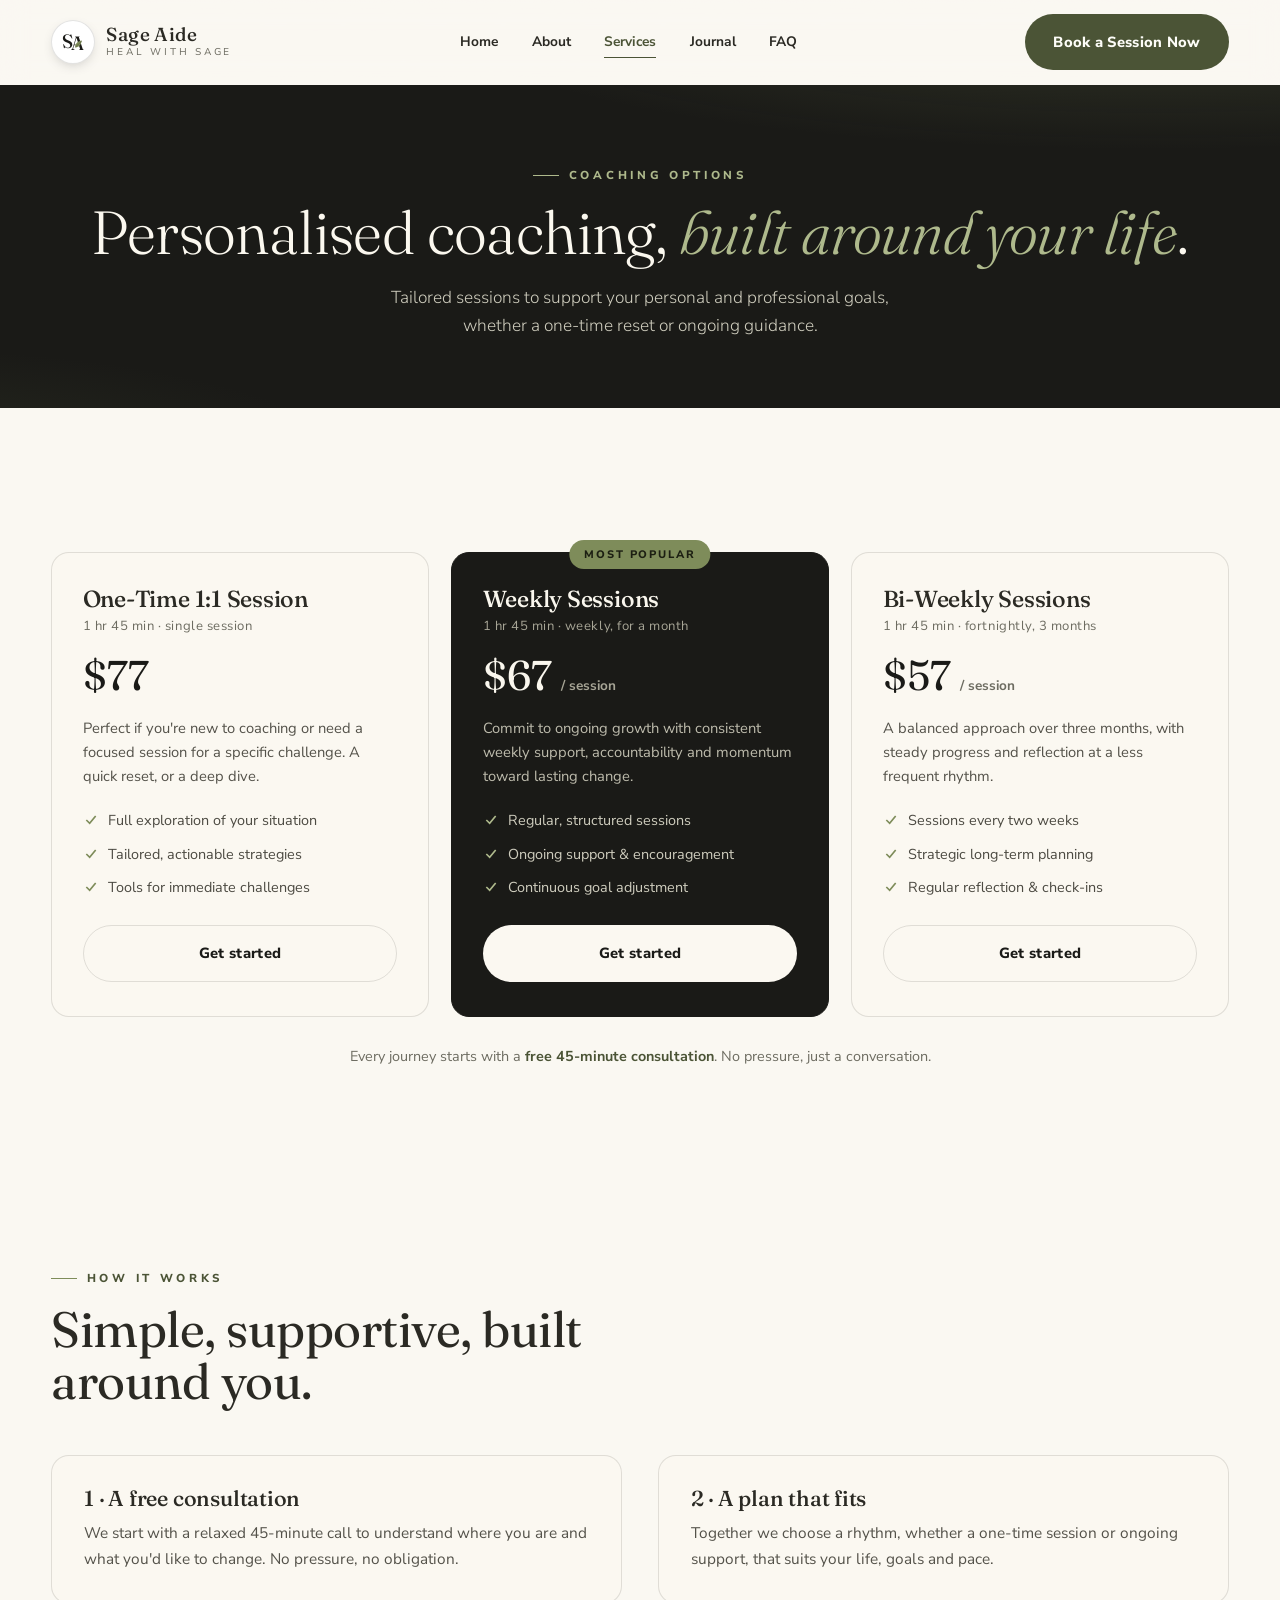
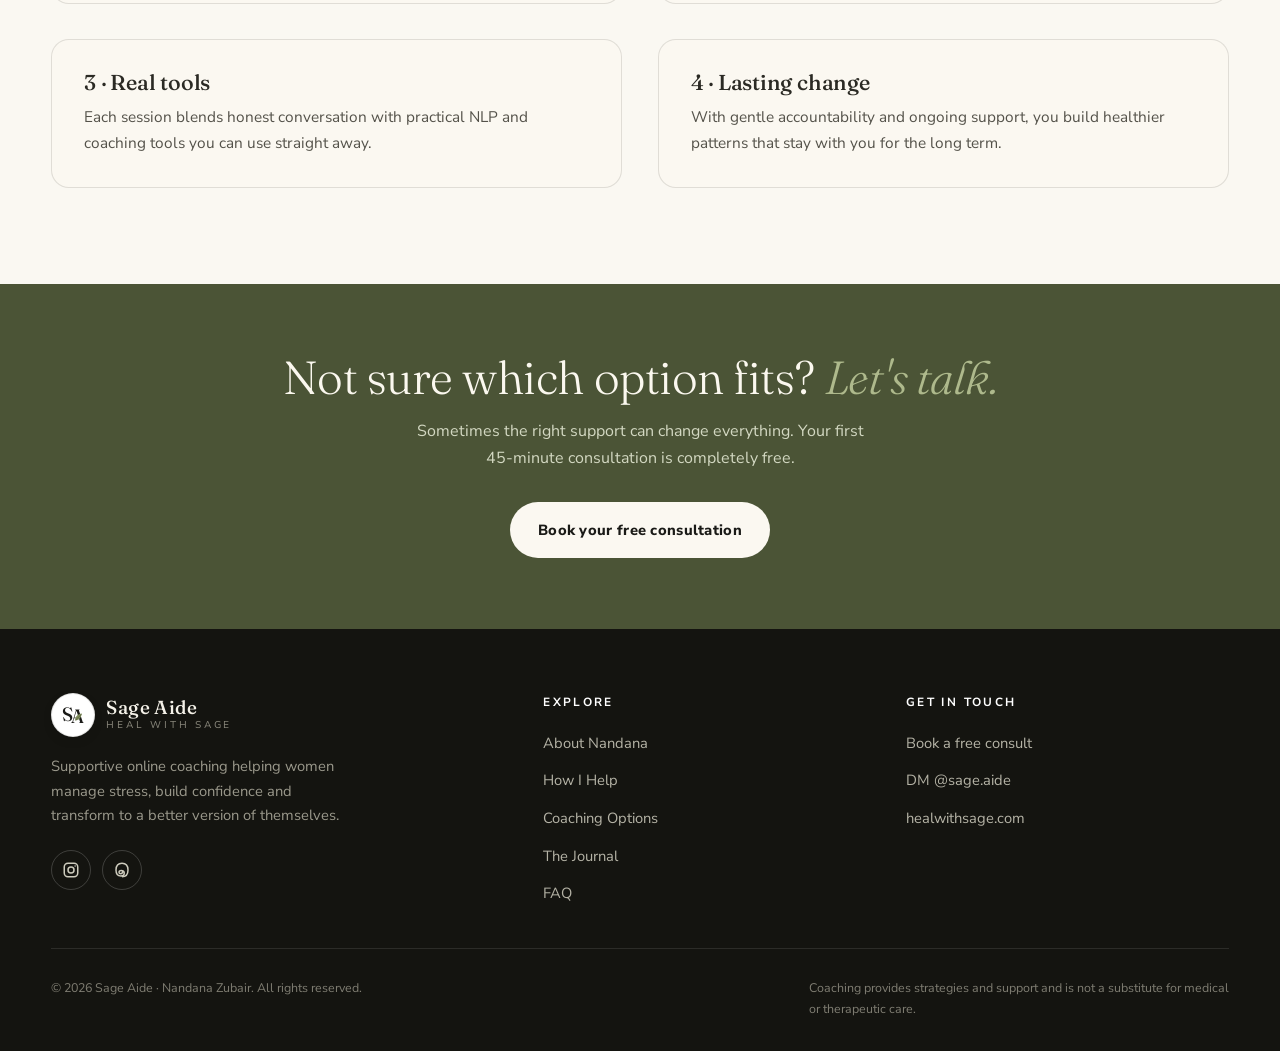
<file: services.html>
<!DOCTYPE html>
<html lang="en">
<head>
<meta charset="UTF-8" />
<meta name="viewport" content="width=device-width, initial-scale=1.0" />
<title>Coaching Options &amp; Pricing | Sage Aide</title>
<meta name="description" content="Personalised online coaching for women: one-time, weekly and bi-weekly sessions from $57 to $77. Every journey begins with a free 45-minute consultation." />
<meta name="robots" content="index, follow, max-image-preview:large" />
<meta name="author" content="Nandana Zubair" />
<link rel="canonical" href="https://healwithsage.com/services.html" />
<meta property="og:type" content="website" />
<meta property="og:site_name" content="Heal with Sage" />
<meta property="og:title" content="Coaching Options &amp; Pricing | Sage Aide" />
<meta property="og:description" content="Personalised online coaching for women: one-time, weekly and bi-weekly sessions from $57 to $77. Every journey begins with a free 45-minute consultation." />
<meta name="twitter:card" content="summary_large_image" />
<link rel="icon" href="data:image/svg+xml,%3Csvg xmlns='http://www.w3.org/2000/svg' viewBox='0 0 100 100'%3E%3Crect width='100' height='100' rx='22' fill='%23131310'/%3E%3Ctext x='8' y='72' font-family='Georgia,serif' font-size='60' font-weight='600' fill='%23f4f1e8'%3ES%3C/text%3E%3Ctext x='44' y='78' font-family='Georgia,serif' font-size='60' font-weight='600' fill='%23f4f1e8'%3EA%3C/text%3E%3Cpath d='M60 66 C60 54 70 48 82 47 C80 58 73 67 62 67 Z' fill='%237e8c5a'/%3E%3C/svg%3E" />
<link rel="preconnect" href="https://fonts.googleapis.com" />
<link rel="preconnect" href="https://fonts.gstatic.com" crossorigin />
<link href="https://fonts.googleapis.com/css2?family=Fraunces:ital,opsz,wght@0,9..144,300..900;1,9..144,300..600&family=Nunito+Sans:opsz,wght@6..12,300..800&display=swap" rel="stylesheet" />
<link rel="stylesheet" href="styles.css" />
</head>
<body>
<header class="nav" id="nav">
  <div class="wrap nav-inner">
    <a class="brand" href="index.html" aria-label="Sage Aide home">
      <span class="monogram" aria-hidden="true"><svg width="26" height="26" viewBox="0 0 100 100" fill="none">
          <text x="6" y="74" font-family="Fraunces,serif" font-size="74" font-weight="500" fill="#1a1a17">S</text>
          <text x="44" y="80" font-family="Fraunces,serif" font-size="74" font-weight="500" fill="#1a1a17">A</text>
          <path d="M58 70 C58 54 70 46 84 44 C82 58 74 70 60 71 Z" fill="#7e8c5a"/>
          <path d="M61 69 C68 60 76 53 82 49" stroke="#4b5436" stroke-width="2" stroke-linecap="round"/>
        </svg></span>
      <span class="brand-txt"><b>Sage Aide</b><span>Heal with Sage</span></span>
    </a>
    <nav class="nav-links" id="navlinks">
      <a href="index.html">Home</a>
      <a href="about.html">About</a>
      <a href="services.html" class="active">Services</a>
      <a href="journal.html">Journal</a>
      <a href="faq.html">FAQ</a>
    </nav>
    <div class="nav-cta">
      <a href="contact.html" class="btn btn-primary">Book a Session Now</a>
      <button class="burger" id="burger" aria-label="Menu"><span></span><span></span><span></span></button>
    </div>
  </div>
</header>
<main id="top">
<section class="page-hero">
  <div class="wrap">
    <span class="eyebrow">Coaching options</span>
    <h1>Personalised coaching, <em>built around your life</em>.</h1>
    <p>Tailored sessions to support your personal and professional goals, whether a one-time reset or ongoing guidance.</p>
  </div>
</section><section class="block services" id="services">
  <div class="wrap">
    <div class="svc-grid">
      <div class="svc reveal">
        <h3>One-Time 1:1 Session</h3>
        <div class="meta">1 hr 45 min · single session</div>
        <div class="price">$77</div>
        <p class="desc">Perfect if you're new to coaching or need a focused session for a specific challenge. A quick reset, or a deep dive.</p>
        <ul>
          <li><svg width="16" height="16" viewBox="0 0 24 24" fill="none" stroke="#7e8c5a" stroke-width="2.5"><path d="M5 12l5 5 9-11"/></svg>Full exploration of your situation</li>
          <li><svg width="16" height="16" viewBox="0 0 24 24" fill="none" stroke="#7e8c5a" stroke-width="2.5"><path d="M5 12l5 5 9-11"/></svg>Tailored, actionable strategies</li>
          <li><svg width="16" height="16" viewBox="0 0 24 24" fill="none" stroke="#7e8c5a" stroke-width="2.5"><path d="M5 12l5 5 9-11"/></svg>Tools for immediate challenges</li>
        </ul>
        <a href="contact.html" class="btn btn-ghost">Get started</a>
      </div>
      <div class="svc featured reveal d1">
        <span class="pop">Most popular</span>
        <h3>Weekly Sessions</h3>
        <div class="meta">1 hr 45 min · weekly, for a month</div>
        <div class="price">$67 <small>/ session</small></div>
        <p class="desc">Commit to ongoing growth with consistent weekly support, accountability and momentum toward lasting change.</p>
        <ul>
          <li><svg width="16" height="16" viewBox="0 0 24 24" fill="none" stroke="#aeb98c" stroke-width="2.5"><path d="M5 12l5 5 9-11"/></svg>Regular, structured sessions</li>
          <li><svg width="16" height="16" viewBox="0 0 24 24" fill="none" stroke="#aeb98c" stroke-width="2.5"><path d="M5 12l5 5 9-11"/></svg>Ongoing support &amp; encouragement</li>
          <li><svg width="16" height="16" viewBox="0 0 24 24" fill="none" stroke="#aeb98c" stroke-width="2.5"><path d="M5 12l5 5 9-11"/></svg>Continuous goal adjustment</li>
        </ul>
        <a href="contact.html" class="btn btn-light">Get started</a>
      </div>
      <div class="svc reveal d2">
        <h3>Bi-Weekly Sessions</h3>
        <div class="meta">1 hr 45 min · fortnightly, 3 months</div>
        <div class="price">$57 <small>/ session</small></div>
        <p class="desc">A balanced approach over three months, with steady progress and reflection at a less frequent rhythm.</p>
        <ul>
          <li><svg width="16" height="16" viewBox="0 0 24 24" fill="none" stroke="#7e8c5a" stroke-width="2.5"><path d="M5 12l5 5 9-11"/></svg>Sessions every two weeks</li>
          <li><svg width="16" height="16" viewBox="0 0 24 24" fill="none" stroke="#7e8c5a" stroke-width="2.5"><path d="M5 12l5 5 9-11"/></svg>Strategic long-term planning</li>
          <li><svg width="16" height="16" viewBox="0 0 24 24" fill="none" stroke="#7e8c5a" stroke-width="2.5"><path d="M5 12l5 5 9-11"/></svg>Regular reflection &amp; check-ins</li>
        </ul>
        <a href="contact.html" class="btn btn-ghost">Get started</a>
      </div>
    </div>
    <p class="svc-note reveal">Every journey starts with a <b>free 45-minute consultation</b>. No pressure, just a conversation.</p>
  </div>
</section>
<section class="block services">
  <div class="wrap">
    <div class="sec-head reveal"><span class="eyebrow">How it works</span><h2>Simple, supportive, built around you.</h2></div>
    <div class="duo">
      <div class="panel reveal"><h3>1 · A free consultation</h3><p>We start with a relaxed 45-minute call to understand where you are and what you'd like to change. No pressure, no obligation.</p></div>
      <div class="panel reveal d1"><h3>2 · A plan that fits</h3><p>Together we choose a rhythm, whether a one-time session or ongoing support, that suits your life, goals and pace.</p></div>
      <div class="panel reveal"><h3>3 · Real tools</h3><p>Each session blends honest conversation with practical NLP and coaching tools you can use straight away.</p></div>
      <div class="panel reveal d1"><h3>4 · Lasting change</h3><p>With gentle accountability and ongoing support, you build healthier patterns that stay with you for the long term.</p></div>
    </div>
  </div>
</section><section class="cta-band">
  <div class="wrap">
    <h2>Not sure which option fits? <em>Let's talk.</em></h2>
    <p>Sometimes the right support can change everything. Your first 45-minute consultation is completely free.</p>
    <a href="contact.html" class="btn btn-light">Book your free consultation</a>
  </div>
</section>
</main>
<footer class="ft">
  <div class="wrap">
    <div class="ft-top">
      <div>
        <div class="brand">
          <span class="monogram" aria-hidden="true"><svg width="26" height="26" viewBox="0 0 100 100" fill="none">
          <text x="6" y="74" font-family="Fraunces,serif" font-size="74" font-weight="500" fill="#1a1a17">S</text>
          <text x="44" y="80" font-family="Fraunces,serif" font-size="74" font-weight="500" fill="#1a1a17">A</text>
          <path d="M58 70 C58 54 70 46 84 44 C82 58 74 70 60 71 Z" fill="#7e8c5a"/>
          <path d="M61 69 C68 60 76 53 82 49" stroke="#4b5436" stroke-width="2" stroke-linecap="round"/>
        </svg></span>
          <span class="brand-txt"><b>Sage Aide</b><span style="color:#8a887c">Heal with Sage</span></span>
        </div>
        <p class="blurb">Supportive online coaching helping women manage stress, build confidence and transform to a better version of themselves.</p>
        <div class="socials">
          <a href="https://www.instagram.com/sage.aide/" aria-label="Instagram" target="_blank" rel="noopener"><svg width="18" height="18" viewBox="0 0 24 24" fill="none" stroke="currentColor" stroke-width="2"><rect x="3" y="3" width="18" height="18" rx="5"/><circle cx="12" cy="12" r="4"/><circle cx="17.5" cy="6.5" r="1" fill="currentColor" stroke="none"/></svg></a>
          <a href="https://www.threads.net/@sage.aide" aria-label="Threads" target="_blank" rel="noopener"><svg width="18" height="18" viewBox="0 0 24 24" fill="none" stroke="currentColor" stroke-width="2"><path d="M12 21c5 0 8-3 8-9s-3-9-8-9-8 3-8 9 2.5 8 6.5 8c3 0 4.5-1.5 4.5-4 0-2.2-1.8-3.5-4-3.5-1.8 0-3 .9-3 2.4 0 1.3 1 2.1 2.3 2.1 1.7 0 2.7-1.4 2.7-3.6"/></svg></a>
        </div>
      </div>
      <div>
        <h4>Explore</h4>
        <ul>
          <li><a href="about.html">About Nandana</a></li>
          <li><a href="about.html#help">How I Help</a></li>
          <li><a href="services.html">Coaching Options</a></li>
          <li><a href="journal.html">The Journal</a></li>
          <li><a href="faq.html">FAQ</a></li>
        </ul>
      </div>
      <div>
        <h4>Get in touch</h4>
        <ul>
          <li><a href="contact.html">Book a free consult</a></li>
          <li><a href="https://www.instagram.com/sage.aide/" target="_blank" rel="noopener">DM @sage.aide</a></li>
          <li><a href="https://healwithsage.com">healwithsage.com</a></li>
        </ul>
      </div>
    </div>
    <div class="ft-bottom">
      <span>© 2026 Sage Aide · Nandana Zubair. All rights reserved.</span>
      <span class="disclaimer">Coaching provides strategies and support and is not a substitute for medical or therapeutic care.</span>
    </div>
  </div>
</footer>
<script src="app.js"></script>
</body>
</html>
</file>
<file: styles.css>
/* ============================================================
   TOKENS
============================================================ */
:root{
  --ink:#1a1a17;
  --ink-2:#24241e;
  --sage:#7e8c5a;
  --sage-deep:#4b5436;
  --sage-soft:#aeb98c;
  --sage-tint:#e7ead9;
  --cream:#f3ecdd;
  --paper:#fbf8f1;
  --bg:#faf8f2;
  --text:#2b2a24;
  --muted:#6d6c61;
  --line:rgba(26,26,23,.12);
  --shadow:0 24px 60px -28px rgba(40,42,28,.45);
  --r:18px;
  --ff-display:"Fraunces",Georgia,serif;
  --ff-body:"Nunito Sans",-apple-system,sans-serif;
}

*{box-sizing:border-box;margin:0;padding:0}
html{scroll-behavior:smooth}
body{
  font-family:var(--ff-body);
  color:var(--text);
  background:var(--bg);
  line-height:1.65;
  -webkit-font-smoothing:antialiased;
  overflow-x:hidden;
}
img{max-width:100%;display:block}
a{color:inherit;text-decoration:none}
.wrap{width:min(1180px,92vw);margin-inline:auto}

/* subtle paper grain over whole page */
body::before{
  content:"";position:fixed;inset:0;z-index:1;pointer-events:none;opacity:.5;
  background-image:url("data:image/svg+xml,%3Csvg xmlns='http://www.w3.org/2000/svg' width='160' height='160'%3E%3Cfilter id='n'%3E%3CfeTurbulence type='fractalNoise' baseFrequency='.85' numOctaves='2'/%3E%3C/filter%3E%3Crect width='100%25' height='100%25' filter='url(%23n)' opacity='.035'/%3E%3C/svg%3E");
}

/* ============================================================
   TYPE
============================================================ */
.eyebrow{
  font-family:var(--ff-body);font-weight:800;font-size:.72rem;letter-spacing:.32em;
  text-transform:uppercase;color:var(--sage-deep);display:inline-flex;align-items:center;gap:.6rem;
}
.eyebrow::before{content:"";width:26px;height:1px;background:var(--sage)}
h1,h2,h3{font-family:var(--ff-display);font-weight:400;line-height:1.04;letter-spacing:-.01em}
.serif-italic{font-family:var(--ff-display);font-style:italic;font-weight:300}

/* ============================================================
   BUTTONS
============================================================ */
.btn{
  display:inline-flex;align-items:center;gap:.6rem;font-family:var(--ff-body);font-weight:800;
  font-size:.92rem;letter-spacing:.02em;padding:.95rem 1.7rem;border-radius:999px;cursor:pointer;
  border:1.5px solid transparent;transition:.3s cubic-bezier(.2,.7,.3,1);position:relative;white-space:nowrap;
}
.btn-primary{background:var(--sage-deep);color:#fdfdf8}
.btn-primary:hover{background:var(--ink);transform:translateY(-2px);box-shadow:0 14px 30px -12px rgba(75,84,54,.7)}
.btn-ghost{border-color:var(--line);color:var(--ink)}
.btn-ghost:hover{border-color:var(--sage-deep);background:var(--sage-tint)}
.btn-light{background:#fbf8f1;color:var(--ink)}
.btn-light:hover{transform:translateY(-2px);box-shadow:0 16px 34px -14px rgba(0,0,0,.6)}
.btn .arrow{transition:transform .3s}
.btn:hover .arrow{transform:translate(3px,-3px)}

/* ============================================================
   NAV
============================================================ */
header.nav{
  position:sticky;top:0;z-index:50;backdrop-filter:blur(12px);
  background:rgba(250,248,242,.78);border-bottom:1px solid transparent;transition:.4s;
}
header.nav.scrolled{border-bottom-color:var(--line);background:rgba(250,248,242,.92)}
.nav-inner{display:flex;align-items:center;justify-content:space-between;padding:.85rem 0}
.brand{display:flex;align-items:center;gap:.7rem}
.monogram{width:44px;height:44px;border-radius:50%;background:#fff;display:grid;place-items:center;
  box-shadow:0 4px 14px -6px rgba(0,0,0,.3);border:1px solid var(--line)}
.brand-txt{display:flex;flex-direction:column;line-height:1}
.brand-txt b{font-family:var(--ff-display);font-size:1.18rem;font-weight:500;letter-spacing:.02em}
.brand-txt span{font-size:.62rem;letter-spacing:.28em;text-transform:uppercase;color:var(--muted);margin-top:3px}
.nav-links{display:flex;align-items:center;gap:2.1rem}
.nav-links a{font-size:.86rem;font-weight:700;color:var(--text);position:relative;padding:.2rem 0}
.nav-links a::after{content:"";position:absolute;left:0;bottom:-2px;width:0;height:1.5px;background:var(--sage-deep);transition:.3s}
.nav-links a:hover::after{width:100%}
.nav-cta{display:flex;align-items:center;gap:1rem}
.burger{display:none;flex-direction:column;gap:5px;background:none;border:0;cursor:pointer;padding:6px}
.burger span{width:24px;height:2px;background:var(--ink);transition:.3s}

/* ============================================================
   HERO
============================================================ */
.hero{position:relative;background:var(--ink);color:#f4f1e8;overflow:hidden;z-index:2}
.hero{background:#131310}
.hero::after{content:"";position:absolute;inset:0;background:
  radial-gradient(115% 75% at 90% -20%,rgba(126,140,90,.22),transparent 48%),
  radial-gradient(70% 60% at -12% 118%,rgba(75,84,54,.30),transparent 52%),
  radial-gradient(120% 120% at 50% 50%,transparent 60%,rgba(0,0,0,.35));pointer-events:none}
.hero-inner{position:relative;z-index:2;display:grid;grid-template-columns:1.15fr .85fr;gap:3rem;
  align-items:center;padding:5.5rem 0 6rem}
.hero h1{font-size:clamp(2.7rem,5.6vw,4.6rem);color:#fbf8ef;font-weight:300}
.hero h1 em{font-style:italic;color:var(--sage-soft)}
.hero p.lead{font-size:1.13rem;color:#d7d4c5;max-width:46ch;margin:1.6rem 0 2.3rem;font-weight:300}
.hero-cta{display:flex;flex-wrap:wrap;gap:1rem;align-items:center}

/* word ticker */
.words{display:flex;gap:1.4rem;flex-wrap:wrap;margin-top:2.6rem;border-top:1px solid rgba(255,255,255,.14);padding-top:1.6rem}
.words span{font-family:var(--ff-display);font-size:1rem;letter-spacing:.34em;text-transform:uppercase;color:#9a9888;font-weight:300}
.words span b{color:var(--sage-soft);font-weight:400}

/* hero portrait card */
.hero-card{position:relative;aspect-ratio:3/3.7;border-radius:24px;overflow:hidden;
  background:linear-gradient(160deg,#2f3326,#1f211a);border:1px solid rgba(255,255,255,.1);
  box-shadow:0 40px 80px -30px rgba(0,0,0,.7);display:flex;flex-direction:column;justify-content:flex-end;padding:1.6rem}
.hero-card .leaf-bg{position:absolute;inset:0;opacity:.5}
.hero-card .ph{position:absolute;inset:0;display:grid;place-items:center;color:rgba(255,255,255,.25);
  font-family:var(--ff-display);font-style:italic;font-size:.95rem;text-align:center;padding:2rem}
.hero-card .tag{position:relative;z-index:2;background:rgba(20,21,16,.72);backdrop-filter:blur(6px);
  border:1px solid rgba(255,255,255,.13);border-radius:14px;padding:.9rem 1.1rem}
.hero-card .tag b{font-family:var(--ff-display);font-size:1.05rem;color:#f4f1e8;font-weight:500}
.hero-card .tag span{display:block;font-size:.78rem;color:#bdbbac;margin-top:.15rem}


/* embedded portrait */
.hero-card .portrait,.about-photo .portrait{position:absolute;inset:0;width:100%;height:100%;object-fit:cover;object-position:50% 22%}
.hero-card .scrim{position:absolute;inset:0;background:linear-gradient(to top,rgba(15,16,11,.82) 0%,rgba(15,16,11,.25) 38%,rgba(15,16,11,.05) 60%);z-index:1}
.about-photo .scrim{position:absolute;inset:0;background:linear-gradient(to top,rgba(40,44,28,.4),transparent 45%);z-index:1}

/* ============================================================
   MARQUEE TRUST
============================================================ */
.trust{background:var(--sage-deep);color:#eef0e2;position:relative;z-index:2}
.trust .row{display:flex;gap:3.2rem;align-items:center;justify-content:center;flex-wrap:wrap;
  padding:1.05rem 0;font-size:.8rem;letter-spacing:.16em;text-transform:uppercase;font-weight:700}
.trust .row i{font-style:normal;opacity:.55}

/* ============================================================
   SECTION SHELL
============================================================ */
section.block{position:relative;z-index:2;padding:6rem 0}
.sec-head{max-width:62ch}
.sec-head h2{font-size:clamp(2rem,4vw,3.1rem);margin-top:1rem}
.sec-head p{color:var(--muted);margin-top:1rem;font-size:1.06rem}

/* ABOUT */
.about{background:
  linear-gradient(var(--bg),var(--bg))}
.about-grid{display:grid;grid-template-columns:.9fr 1.1fr;gap:4rem;align-items:center}
.about-photo{position:relative;border-radius:22px;aspect-ratio:4/4.6;
  background:linear-gradient(155deg,var(--sage-tint),#e9e2cf);border:1px solid var(--line);
  display:grid;place-items:center;overflow:hidden;box-shadow:var(--shadow)}
.about-photo .ph{font-family:var(--ff-display);font-style:italic;color:var(--sage-deep);opacity:.6;text-align:center;padding:2rem}
.about-photo .badge{position:absolute;bottom:18px;left:18px;z-index:2;background:#fff;border-radius:14px;padding:.7rem 1rem;
  box-shadow:0 14px 30px -16px rgba(0,0,0,.4);display:flex;align-items:center;gap:.6rem}
.about-photo .badge b{font-family:var(--ff-display);font-size:1.5rem;color:var(--sage-deep)}
.about-photo .badge span{font-size:.72rem;color:var(--muted);line-height:1.2}
.about-body h2{font-size:clamp(1.9rem,3.6vw,2.9rem);margin:.8rem 0 1.2rem}
.about-body p{color:#54524a;margin-bottom:1.05rem;max-width:54ch}
.sig{font-family:var(--ff-display);font-style:italic;font-weight:300;font-size:1.8rem;color:var(--sage-deep);margin-top:1.1rem}

/* HOW I HELP */
.help{background:var(--ink);color:#efece1}
.help .sec-head h2{color:#faf7ee}
.help .sec-head .eyebrow{color:var(--sage-soft)}
.help .sec-head .eyebrow::before{background:var(--sage-soft)}
.help .sec-head p{color:#c3c1b3}
.help-grid{display:grid;grid-template-columns:repeat(3,1fr);gap:1.2rem;margin-top:3rem}
.help-card{background:rgba(255,255,255,.04);border:1px solid rgba(255,255,255,.1);border-radius:var(--r);
  padding:1.8rem;transition:.35s}
.help-card:hover{transform:translateY(-6px);background:rgba(126,140,90,.14);border-color:rgba(174,185,140,.4)}
.help-card .ic{width:42px;height:42px;border-radius:12px;background:var(--sage);display:grid;place-items:center;margin-bottom:1.1rem}
.help-card h3{font-size:1.3rem;color:#faf7ee;margin-bottom:.5rem;font-weight:500}
.help-card p{font-size:.92rem;color:#b9b7a9;line-height:1.6}

/* NOTES / brand words editorial */
.notes{background:var(--cream);overflow:hidden}
.notes-head{text-align:center;max-width:60ch;margin:0 auto}
.notes-head h2{font-size:clamp(2rem,4vw,3rem);margin-top:.8rem}
.note-cards{display:grid;grid-template-columns:repeat(3,1fr);gap:1.4rem}
.note{background:var(--paper);border:1px solid var(--line);border-radius:var(--r);padding:2.1rem 1.9rem;
  position:relative;box-shadow:0 18px 44px -28px rgba(60,55,30,.45);transition:.35s;display:flex;flex-direction:column}
.note:hover{transform:translateY(-5px);box-shadow:var(--shadow);border-color:var(--sage-soft)}
.note .theme{font-family:var(--ff-body);font-size:.7rem;font-weight:800;letter-spacing:.22em;
  text-transform:uppercase;color:var(--sage-deep);margin-bottom:1rem}
.note p{font-family:var(--ff-display);font-style:italic;font-weight:300;font-size:1.32rem;line-height:1.5;color:var(--ink)}
.note .by{font-family:var(--ff-body);font-size:.7rem;letter-spacing:.18em;text-transform:uppercase;
  color:var(--muted);font-weight:800;margin-top:1.3rem}

/* SERVICES */
.services{background:var(--bg)}
.svc-grid{display:grid;grid-template-columns:repeat(3,1fr);gap:1.4rem;margin-top:3rem;align-items:stretch}
.svc{background:var(--paper);border:1px solid var(--line);border-radius:var(--r);padding:2.1rem 1.9rem;
  display:flex;flex-direction:column;transition:.35s;position:relative}
.svc:hover{transform:translateY(-6px);box-shadow:var(--shadow);border-color:var(--sage-soft)}
.svc.featured{background:var(--ink);color:#efece1;border-color:var(--ink)}
.svc.featured .price,.svc.featured h3{color:#faf7ee}
.svc.featured .desc{color:#bdbbac}
.svc.featured ul li{color:#cfcdbe}
.svc .pop{position:absolute;top:-13px;left:50%;transform:translateX(-50%);background:var(--sage);color:#1c1f12;
  font-size:.68rem;font-weight:800;letter-spacing:.18em;text-transform:uppercase;padding:.35rem .9rem;border-radius:999px}
.svc h3{font-size:1.45rem;font-weight:500;margin-bottom:.3rem}
.svc .meta{font-size:.82rem;color:var(--muted);letter-spacing:.04em;margin-bottom:1.1rem}
.svc.featured .meta{color:#a7a596}
.svc .price{font-family:var(--ff-display);font-size:2.6rem;color:var(--ink);line-height:1;margin-bottom:.2rem}
.svc .price small{font-size:.85rem;font-family:var(--ff-body);color:var(--muted);font-weight:700}
.svc.featured .price small{color:#a7a596}
.svc .desc{font-size:.92rem;color:#54524a;margin:1rem 0 1.3rem}
.svc ul{list-style:none;margin-bottom:1.6rem;display:flex;flex-direction:column;gap:.6rem}
.svc ul li{font-size:.9rem;display:flex;gap:.6rem;align-items:flex-start;color:#4c4a42}
.svc ul li svg{flex:none;margin-top:3px}
.svc .btn{margin-top:auto;justify-content:center}
.svc-note{text-align:center;margin-top:1.8rem;color:var(--muted);font-size:.9rem}
.svc-note b{color:var(--sage-deep)}

/* TESTIMONIAL */
.testi{background:var(--sage-deep);color:#f1f3e6;position:relative;overflow:hidden}
.testi blockquote{max-width:820px;margin:0 auto;text-align:center;position:relative;z-index:2}
.testi blockquote p{font-family:var(--ff-display);font-style:italic;font-weight:300;font-size:clamp(1.4rem,2.8vw,2rem);line-height:1.45}
.testi cite{display:block;margin-top:1.6rem;font-style:normal;font-weight:800;letter-spacing:.04em;font-size:.95rem}
.testi cite span{display:block;font-weight:400;font-size:.82rem;color:#c8cdb5;letter-spacing:.1em;text-transform:uppercase;margin-top:.3rem}
.testi .soon{text-align:center;margin-top:1.8rem;font-family:var(--ff-display);font-style:italic;font-size:1.1rem;color:var(--sage-soft)}

/* JOURNAL */
.journal{background:var(--bg)}
.posts{display:grid;grid-template-columns:1fr 1fr;gap:1.6rem;margin-top:3rem}
.post{background:var(--paper);border:1px solid var(--line);border-radius:var(--r);overflow:hidden;
  display:flex;flex-direction:column;transition:.35s;cursor:pointer}
.post:hover{transform:translateY(-5px);box-shadow:var(--shadow);border-color:var(--sage-soft)}
.post .thumb{aspect-ratio:16/7;background:linear-gradient(150deg,var(--sage-tint),#d9e0c5);position:relative;
  display:grid;place-items:center;overflow:hidden}
.post:nth-child(2) .thumb{background:linear-gradient(150deg,#e7e0cf,var(--sage-tint))}
.post .thumb .lf{opacity:.6}
.post .body{padding:1.7rem}
.post .tags{display:flex;gap:.5rem;flex-wrap:wrap;margin-bottom:.9rem}
.post .tags span{font-size:.68rem;font-weight:800;letter-spacing:.1em;text-transform:uppercase;color:var(--sage-deep);
  background:var(--sage-tint);padding:.25rem .65rem;border-radius:999px}
.post h3{font-size:1.4rem;font-weight:500;line-height:1.2;margin-bottom:.6rem}
.post p{font-size:.92rem;color:#54524a;margin-bottom:1rem}
.post .read{font-size:.82rem;font-weight:800;letter-spacing:.06em;color:var(--sage-deep);display:inline-flex;align-items:center;gap:.4rem}
.post .date{font-size:.76rem;color:var(--muted);margin-top:.4rem}

/* FAQ */
.faq{background:var(--cream)}
.faq-list{margin-top:2.4rem;max-width:760px}
.faq-item{border-bottom:1px solid var(--line)}
.faq-q{width:100%;text-align:left;background:none;border:0;cursor:pointer;padding:1.4rem 0;
  display:flex;justify-content:space-between;gap:1rem;align-items:center;font-family:var(--ff-display);
  font-size:1.25rem;color:var(--ink);font-weight:500}
.faq-q .pm{flex:none;width:26px;height:26px;border-radius:50%;border:1.5px solid var(--sage-deep);
  display:grid;place-items:center;color:var(--sage-deep);transition:.3s;font-family:var(--ff-body);font-weight:800}
.faq-item.open .pm{transform:rotate(45deg);background:var(--sage-deep);color:#fff}
.faq-a{max-height:0;overflow:hidden;transition:max-height .4s ease}
.faq-a p{padding:0 0 1.4rem;color:#54524a;max-width:62ch}

/* BOOKING */
.book{background:var(--ink);color:#efece1;position:relative;overflow:hidden}
.book::after{content:"";position:absolute;inset:0;background:radial-gradient(70% 60% at 100% 0,rgba(126,140,90,.3),transparent 60%);pointer-events:none}
.book-grid{display:grid;grid-template-columns:1fr 1.05fr;gap:4rem;align-items:center;position:relative;z-index:2}
.book-left h2{font-size:clamp(2.1rem,4.4vw,3.3rem);color:#faf7ee;font-weight:300;margin:1rem 0 1.2rem}
.book-left h2 em{font-style:italic;color:var(--sage-soft)}
.book-left p{color:#c3c1b3;max-width:42ch;margin-bottom:1.6rem}
.book-points{list-style:none;display:flex;flex-direction:column;gap:.9rem;margin-top:1.4rem}
.book-points li{display:flex;gap:.8rem;align-items:center;color:#dad8ca;font-size:.96rem}
.book-points li svg{flex:none}
.form{background:#fbf8f1;border-radius:22px;padding:2.2rem;box-shadow:0 40px 80px -30px rgba(0,0,0,.6)}
.form h3{font-family:var(--ff-display);font-size:1.4rem;color:var(--ink);font-weight:500;margin-bottom:.3rem}
.form .sub{font-size:.86rem;color:var(--muted);margin-bottom:1.4rem}
.field{margin-bottom:1rem}
.field label{display:block;font-size:.76rem;font-weight:800;letter-spacing:.08em;text-transform:uppercase;color:#55534a;margin-bottom:.4rem}
.field input,.field textarea,.field select{width:100%;font-family:var(--ff-body);font-size:.95rem;padding:.8rem .9rem;
  border:1.5px solid var(--line);border-radius:11px;background:#fff;color:var(--text);transition:.25s}
.field input:focus,.field textarea:focus,.field select:focus{outline:none;border-color:var(--sage-deep);box-shadow:0 0 0 4px var(--sage-tint)}
.row2{display:grid;grid-template-columns:1fr 1fr;gap:.8rem}
.time-pills{display:flex;gap:.6rem}
.time-pills label{flex:1;cursor:pointer}
.time-pills input{position:absolute;opacity:0;pointer-events:none}
.time-pills span{display:block;text-align:center;padding:.7rem;border:1.5px solid var(--line);border-radius:11px;
  font-weight:700;font-size:.9rem;transition:.25s;background:#fff;letter-spacing:0;text-transform:none}
.time-pills input:checked + span{background:var(--sage-deep);color:#fff;border-color:var(--sage-deep)}
.form .btn{width:100%;justify-content:center;margin-top:.6rem}
.form .fine{font-size:.74rem;color:var(--muted);text-align:center;margin-top:.9rem}

/* FOOTER */
footer.ft{background:#141410;color:#cdcbbd;position:relative;z-index:2;padding:4rem 0 2rem}
.ft-top{display:grid;grid-template-columns:1.4fr 1fr 1fr;gap:2.5rem;padding-bottom:2.6rem;border-bottom:1px solid rgba(255,255,255,.1)}
.ft .brand-txt b{color:#f4f1e8}
.ft p.blurb{font-size:.92rem;color:#9a988b;max-width:34ch;margin-top:1.1rem}
.ft h4{font-family:var(--ff-body);font-size:.74rem;letter-spacing:.2em;text-transform:uppercase;color:#fff;margin-bottom:1.1rem}
.ft ul{list-style:none;display:flex;flex-direction:column;gap:.7rem}
.ft ul li a{font-size:.92rem;color:#b5b3a6;transition:.25s}
.ft ul li a:hover{color:var(--sage-soft)}
.socials{display:flex;gap:.7rem;margin-top:1.4rem}
.socials a{width:40px;height:40px;border-radius:50%;border:1px solid rgba(255,255,255,.18);display:grid;place-items:center;transition:.3s}
.socials a:hover{background:var(--sage);border-color:var(--sage);color:#141410}
.ft-bottom{display:flex;justify-content:space-between;flex-wrap:wrap;gap:1rem;padding-top:1.8rem;font-size:.78rem;color:#7f7d72}
.ft-bottom .disclaimer{max-width:60ch}

/* reveal animation */
.reveal{opacity:0;transform:translateY(26px);transition:opacity .8s cubic-bezier(.2,.7,.3,1),transform .8s cubic-bezier(.2,.7,.3,1)}
.reveal.in{opacity:1;transform:none}
.d1{transition-delay:.08s}.d2{transition-delay:.16s}.d3{transition-delay:.24s}.d4{transition-delay:.32s}


/* hero social row + hero form */
.hero-social{display:flex;gap:1.6rem;flex-wrap:wrap;margin-top:1.9rem;border-top:1px solid rgba(255,255,255,.14);padding-top:1.5rem}
.hero-social a{font-size:.82rem;font-weight:800;letter-spacing:.06em;color:#cfcdbe;position:relative;transition:.25s}
.hero-social a:hover{color:var(--sage-soft)}
.hero-form-wrap{align-self:center}
.hero .form{padding:1.9rem}
.hero .form h3{font-size:1.35rem}
.hero .form .sub{margin-bottom:1.2rem}

/* credentials card (about) */
.cred-card{background:var(--ink);color:#efece1;border-radius:var(--r);padding:2.2rem 2rem;box-shadow:var(--shadow);align-self:center}
.cred-eyebrow{font-size:.7rem;font-weight:800;letter-spacing:.24em;text-transform:uppercase;color:var(--sage-soft)}
.cred-card h3{font-family:var(--ff-display);font-weight:500;font-size:1.9rem;color:#faf7ee;margin:.7rem 0 .2rem;line-height:1.1}
.cred-head{display:flex;align-items:center;gap:1.15rem;margin-bottom:1.5rem}
.cred-avatar{width:86px;height:86px;border-radius:50%;object-fit:cover;object-position:50% 20%;border:2px solid rgba(174,185,140,.55);flex:none}
.cred-head h3{margin:.35rem 0 .2rem;font-size:1.5rem}
.cred-head .cred-role{margin:0}
@media(max-width:560px){.cred-avatar{width:72px;height:72px}}

.cred-card .cred-role{font-size:.92rem;color:#bdbbac;margin-bottom:1.4rem}
.cred-card ul{list-style:none;display:flex;flex-direction:column;gap:.85rem;border-top:1px solid rgba(255,255,255,.12);padding-top:1.4rem}
.cred-card ul li{display:flex;gap:.7rem;align-items:flex-start;font-size:.92rem;color:#d7d5c8;line-height:1.45}
.cred-card ul li svg{flex:none;margin-top:3px}
.cred-links{display:flex;gap:.7rem;margin-top:1.6rem}
.cred-links a{width:40px;height:40px;border-radius:50%;border:1px solid rgba(255,255,255,.2);display:grid;place-items:center;color:#efece1;transition:.3s}
.cred-links a:hover{background:var(--sage);border-color:var(--sage);color:var(--ink)}

/* testimonial carousel */
.testi-kicker{text-align:center;font-family:var(--ff-display);font-style:italic;font-weight:300;font-size:1.15rem;color:var(--sage-soft);margin-bottom:2.4rem}
.carousel{max-width:780px;margin:0 auto;overflow:hidden;position:relative}
.carousel-track{display:flex;transition:transform .6s cubic-bezier(.5,.1,.2,1)}
.slide{flex:0 0 100%;text-align:center;padding:0 1rem}
.slide blockquote{font-family:var(--ff-display);font-style:italic;font-weight:300;font-size:clamp(1.4rem,2.7vw,1.95rem);line-height:1.5;color:#f1f3e6}
.slide figcaption{margin-top:1.8rem;font-weight:800;letter-spacing:.04em;font-size:1rem;color:#fff}
.slide figcaption span{display:block;font-weight:400;font-size:.78rem;letter-spacing:.14em;text-transform:uppercase;color:#c8cdb5;margin-top:.35rem}
.carousel-ui{display:flex;align-items:center;justify-content:center;gap:1.4rem;margin-top:2.6rem}
.c-arrow{width:44px;height:44px;border-radius:50%;border:1px solid rgba(255,255,255,.28);background:none;color:#eef0e2;font-size:1.1rem;cursor:pointer;transition:.3s;display:grid;place-items:center}
.c-arrow:hover{background:rgba(255,255,255,.12);border-color:var(--sage-soft)}
.c-dots{display:flex;gap:.55rem}
.c-dots button{width:9px;height:9px;border-radius:50%;border:0;background:rgba(255,255,255,.3);cursor:pointer;padding:0;transition:.3s}
.c-dots button.active{background:var(--sage-soft);width:26px;border-radius:999px}

/* ============================================================
   RESPONSIVE
============================================================ */
@media(max-width:980px){
  .hero-inner,.about-grid,.book-grid{grid-template-columns:1fr;gap:2.6rem}
  .hero-card{max-width:380px;margin-inline:auto}
  .help-grid,.svc-grid,.note-cards{grid-template-columns:1fr}
  .posts{grid-template-columns:1fr}
  .ft-top{grid-template-columns:1fr 1fr}
  .nav-links{display:none}
  .burger{display:flex}
  .nav-links.open{display:flex;position:absolute;top:100%;left:0;right:0;flex-direction:column;
    background:var(--bg);padding:1.4rem 6vw;gap:1.2rem;border-bottom:1px solid var(--line)}
}
@media(max-width:560px){
  .row2{grid-template-columns:1fr}
  .trust .row{gap:1.4rem;font-size:.7rem}
  .ft-top{grid-template-columns:1fr}
  section.block{padding:4.2rem 0}
}

/* ============================================================
   MULTI-PAGE ADDITIONS
============================================================ */
.nav-links a.active{color:var(--sage-deep)}
.nav-links a.active::after{width:100%}

/* compact inner-page hero */
.page-hero{background:var(--ink);color:#f4f1e8;position:relative;overflow:hidden;z-index:2}
.page-hero::after{content:"";position:absolute;inset:0;background:
  radial-gradient(110% 80% at 90% -20%,rgba(126,140,90,.20),transparent 50%),
  radial-gradient(70% 70% at -10% 120%,rgba(75,84,54,.28),transparent 55%);pointer-events:none}
.page-hero .wrap{position:relative;z-index:2;padding:4.6rem 0 4.2rem;text-align:center}
.page-hero .eyebrow{justify-content:center;color:var(--sage-soft)}
.page-hero .eyebrow::before{background:var(--sage-soft)}
.page-hero h1{font-size:clamp(2.3rem,5vw,3.8rem);font-weight:300;color:#fbf8ef;margin-top:1rem}
.page-hero h1 em{font-style:italic;color:var(--sage-soft)}
.page-hero p{color:#cfcdbe;max-width:54ch;margin:1.2rem auto 0;font-size:1.08rem;font-weight:300}

/* CTA band */
.cta-band{background:var(--sage-deep);color:#f1f3e6;position:relative;z-index:2}
.cta-band .wrap{padding:4.4rem 0;text-align:center}
.cta-band h2{font-family:var(--ff-display);font-weight:300;font-size:clamp(1.9rem,4vw,2.9rem);color:#fbf8ef}
.cta-band h2 em{font-style:italic;color:var(--sage-soft)}
.cta-band p{color:#d3d8c2;max-width:46ch;margin:1rem auto 1.9rem}

/* article / blog post */
.article{background:var(--bg);position:relative;z-index:2}
.article .wrap{max-width:760px;padding:4.6rem 0 5rem}
.article .tags{display:flex;gap:.5rem;flex-wrap:wrap;margin-bottom:1.4rem;justify-content:center}
.article .tags span{font-size:.68rem;font-weight:800;letter-spacing:.1em;text-transform:uppercase;color:var(--sage-deep);background:var(--sage-tint);padding:.25rem .65rem;border-radius:999px}
.article .lead{font-family:var(--ff-display);font-style:italic;font-weight:300;font-size:1.4rem;line-height:1.55;color:#3a392f;margin:0 0 2.2rem;text-align:center}
.article .meta{text-align:center;color:var(--muted);font-size:.85rem;margin-bottom:2.6rem}
.article h2{font-family:var(--ff-display);font-weight:500;font-size:1.7rem;color:var(--ink);margin:2.4rem 0 .9rem}
.article p{color:#46443c;margin-bottom:1.15rem;font-size:1.04rem}
.article ul{margin:0 0 1.3rem 1.1rem;color:#46443c}
.article ul li{margin-bottom:.5rem}
.article blockquote{border-left:3px solid var(--sage);padding:.4rem 0 .4rem 1.4rem;margin:1.8rem 0;font-family:var(--ff-display);font-style:italic;font-size:1.25rem;color:var(--sage-deep)}
.article .back{display:inline-flex;align-items:center;gap:.5rem;font-weight:800;font-size:.85rem;color:var(--sage-deep);margin-bottom:2rem}

/* contact methods */
.contact-grid{display:grid;grid-template-columns:1fr 1.05fr;gap:4rem;align-items:start}
.contact-methods{list-style:none;display:flex;flex-direction:column;gap:1.1rem;margin-top:1.8rem}
.contact-methods li{display:flex;gap:.9rem;align-items:center;color:#dad8ca}
.contact-methods li svg{flex:none}
.contact-methods a{color:#f4f1e8;font-weight:700}
.contact-methods a:hover{color:var(--sage-soft)}
@media(max-width:980px){.contact-grid{grid-template-columns:1fr;gap:2.6rem}}

/* simple two-up content */
.duo{display:grid;grid-template-columns:1fr 1fr;gap:2.2rem;margin-top:3rem}
.duo .panel{background:var(--paper);border:1px solid var(--line);border-radius:var(--r);padding:2rem}
.duo .panel h3{font-family:var(--ff-display);font-weight:500;font-size:1.35rem;margin-bottom:.6rem}
.duo .panel p{color:#54524a;font-size:.96rem}
@media(max-width:760px){.duo{grid-template-columns:1fr}}
</file>
